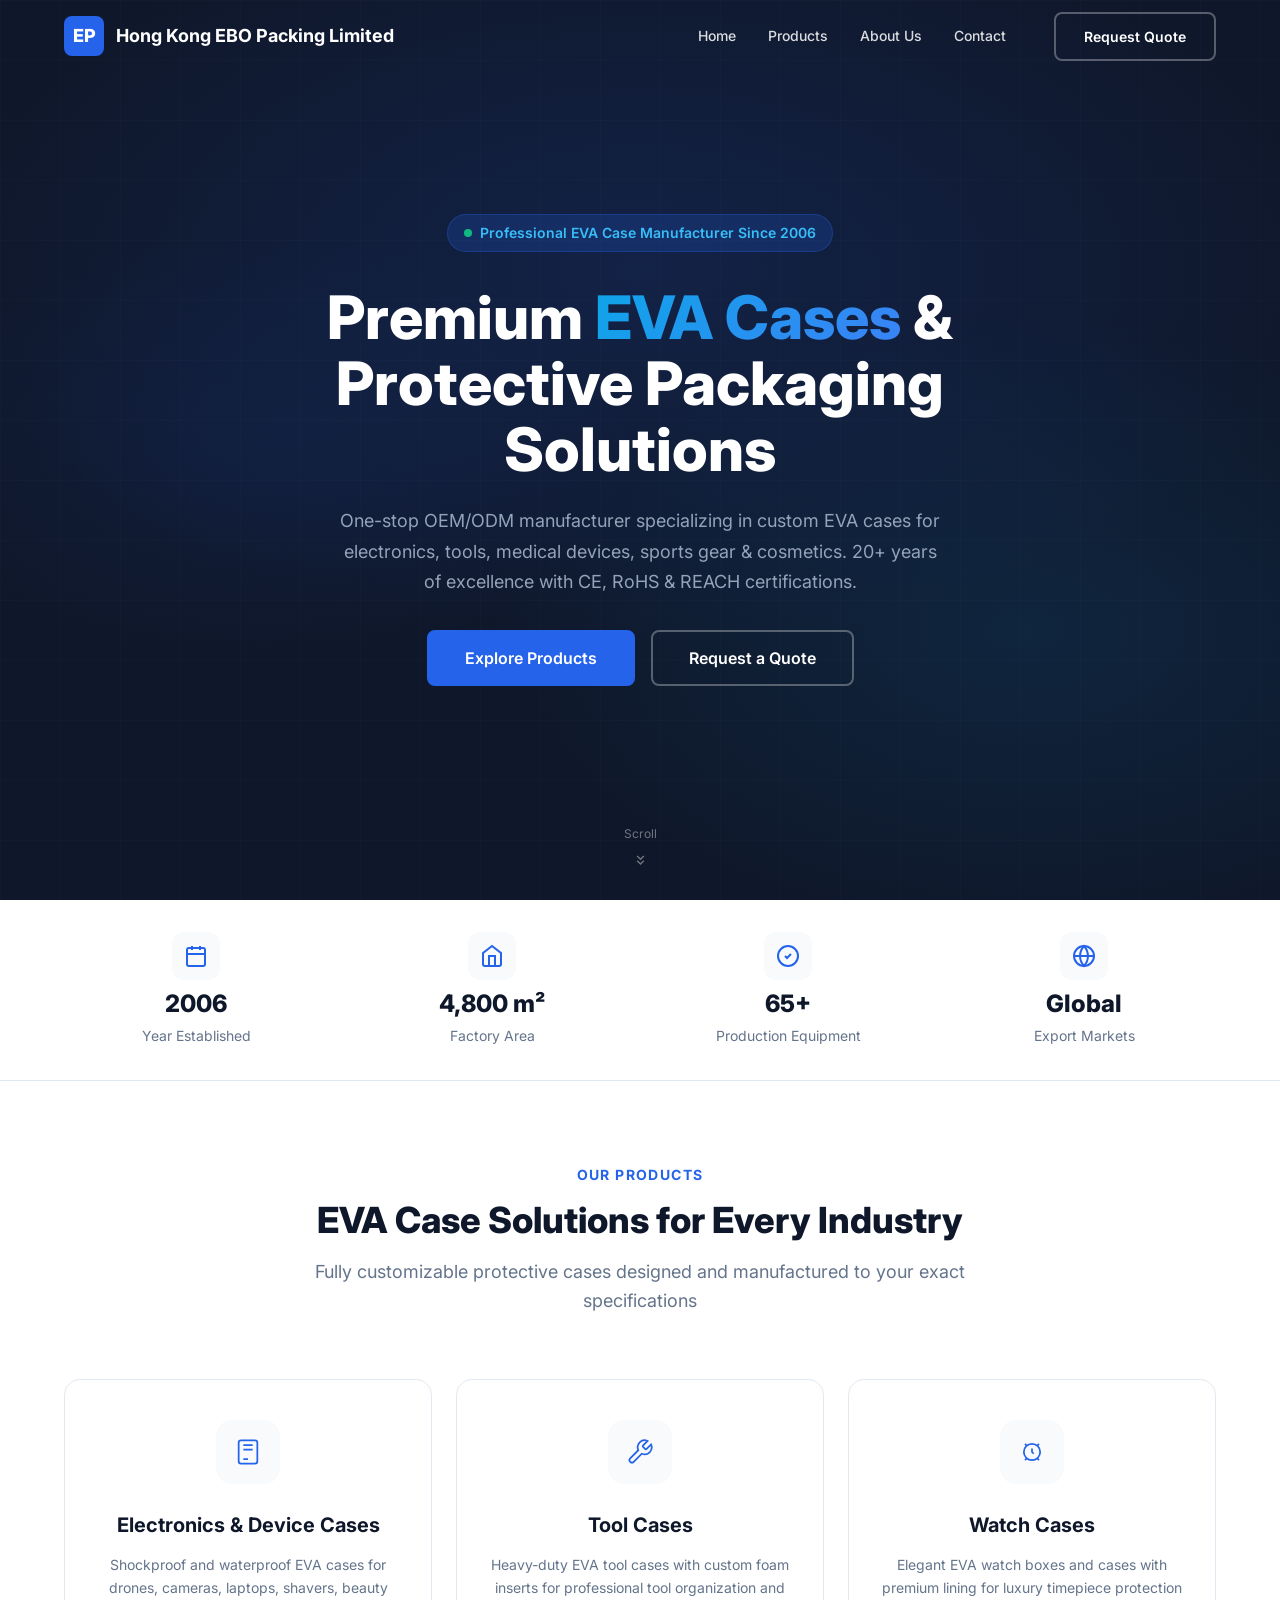
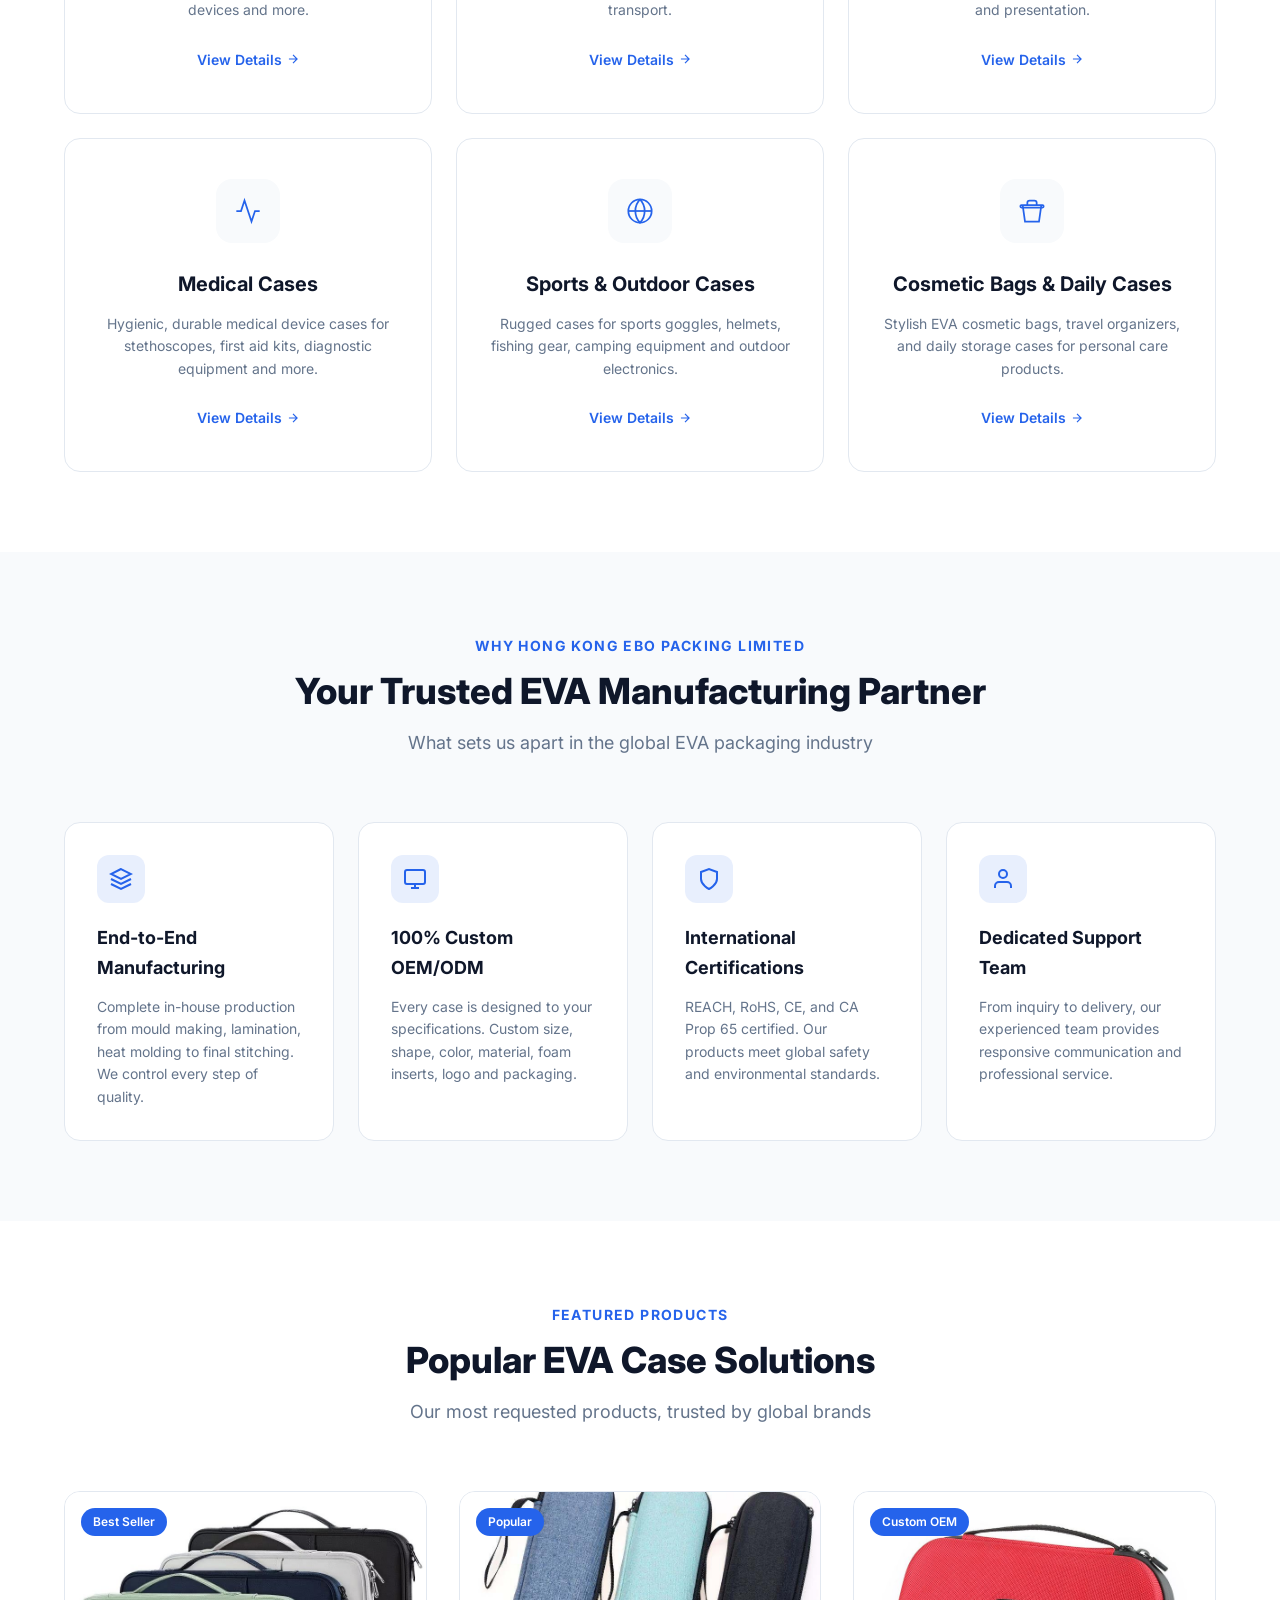
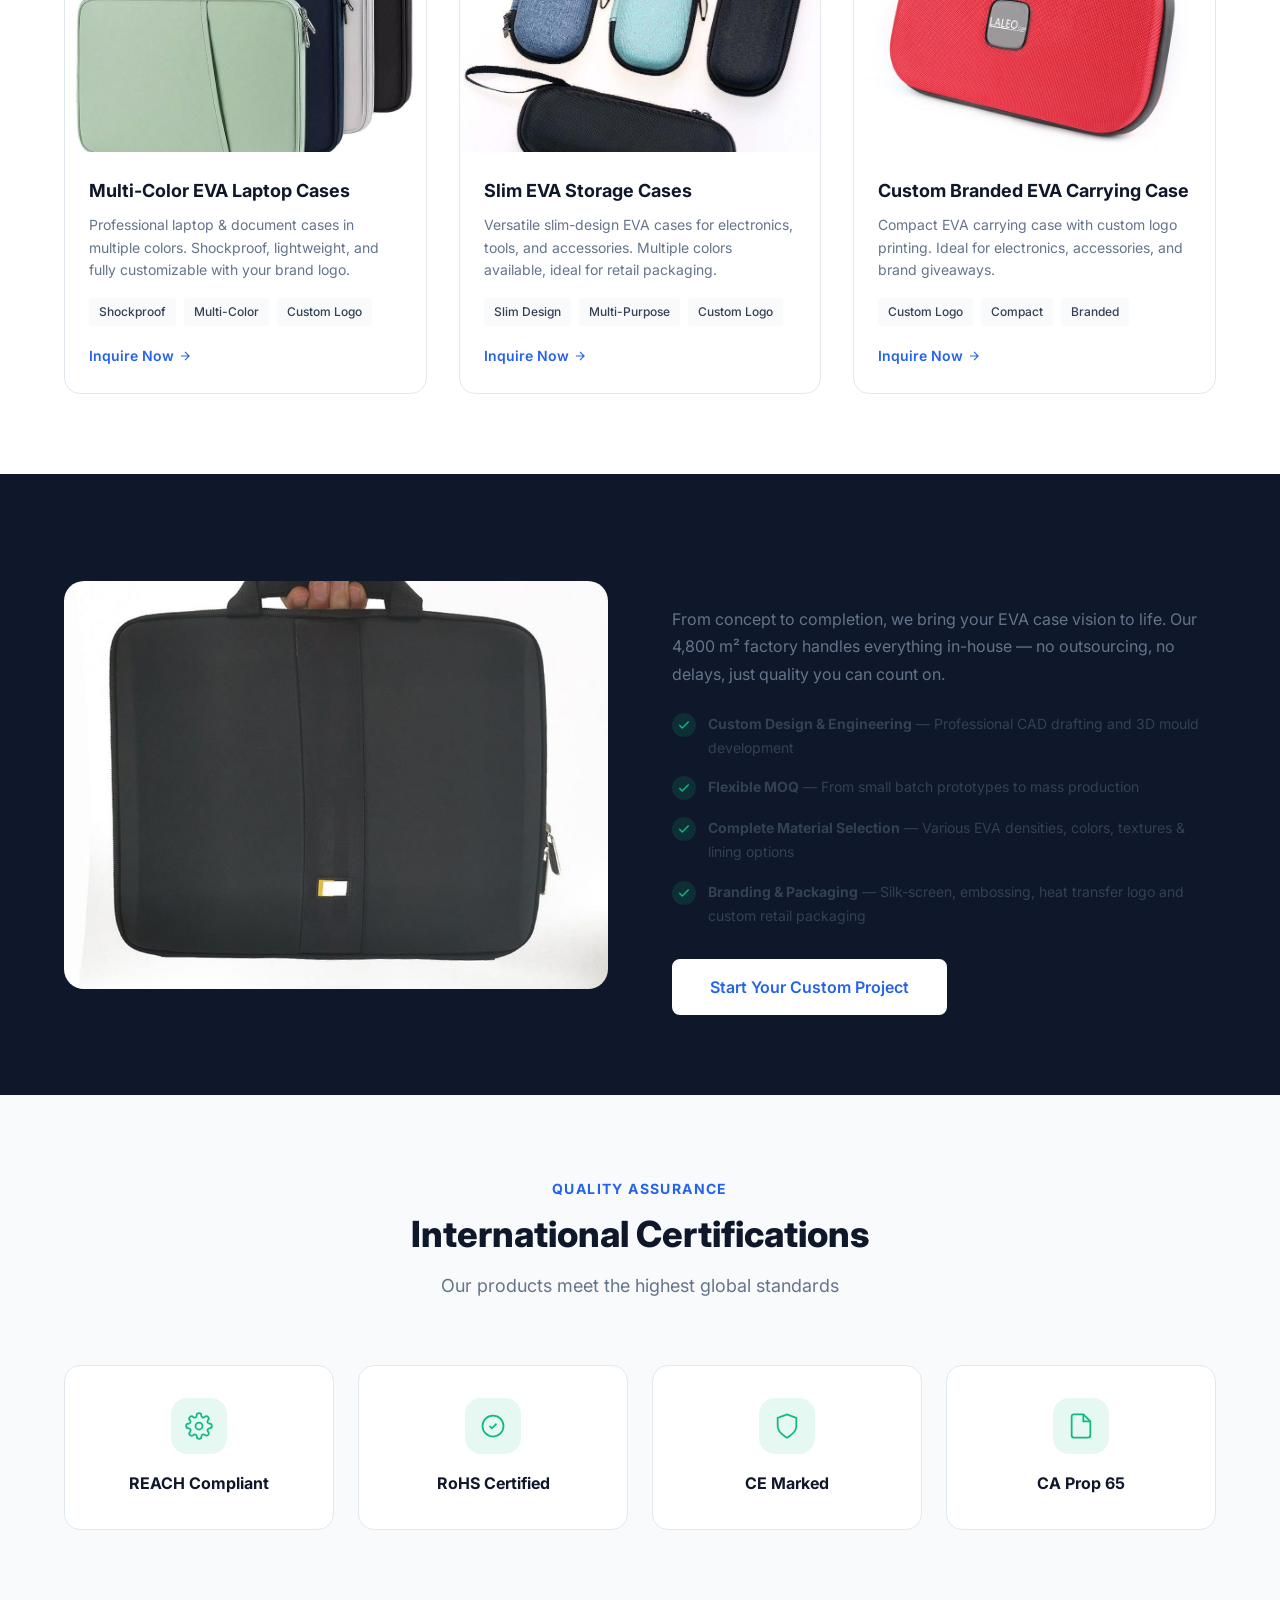
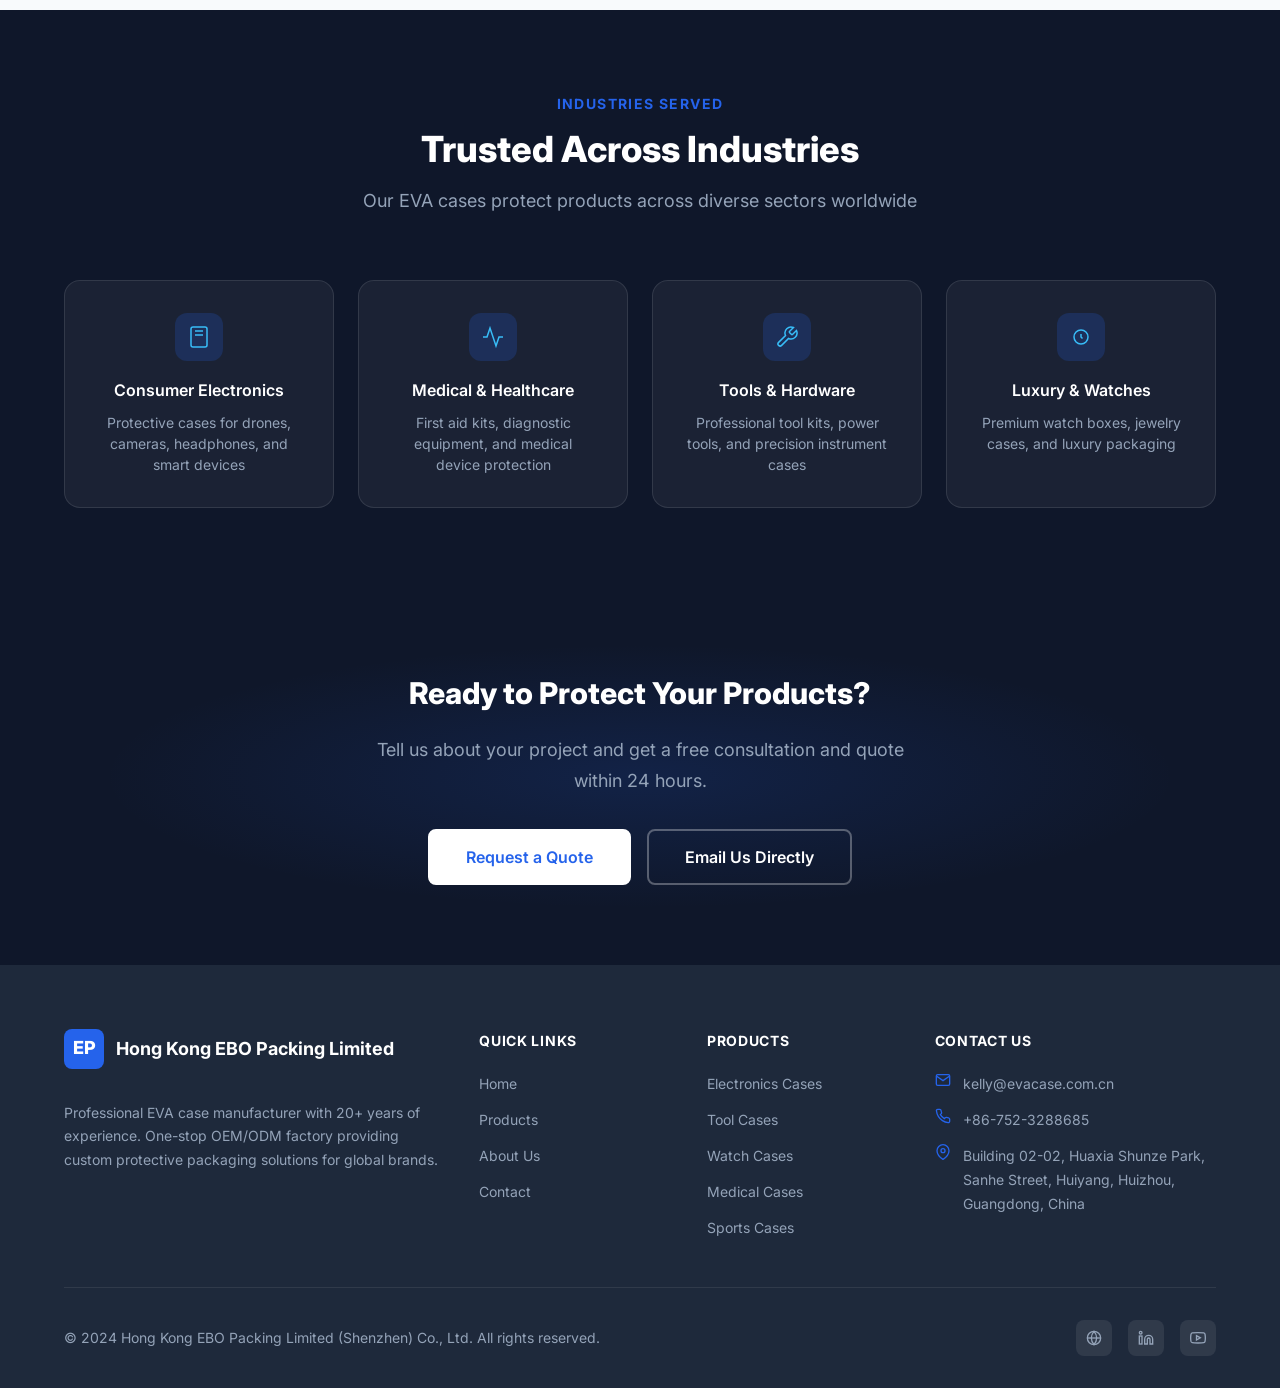
<file: index.html>
<!DOCTYPE html>
<html lang="en">
<head>
  <meta charset="UTF-8">
  <meta name="viewport" content="width=device-width, initial-scale=1.0">
  <meta name="description" content="Hong Kong EBO Packing Limited - Professional EVA Case Manufacturer with 20+ years experience. Custom OEM/ODM EVA cases for electronics, tools, medical, sports, and cosmetics. CE, RoHS, REACH certified factory in China.">
  <meta name="keywords" content="EVA case, EVA case manufacturer, custom EVA case, EVA foam case, hard EVA case, OEM EVA case, EVA packaging, protective case, China EVA factory">
  <meta property="og:title" content="Hong Kong EBO Packing Limited - Professional EVA Case Manufacturer | OEM/ODM Factory">
  <meta property="og:description" content="20+ years EVA case manufacturing experience. Custom OEM/ODM solutions for electronics, tools, medical, sports & cosmetics. Global export.">
  <meta property="og:type" content="website">
  <link rel="canonical" href="https://www.evapack.hk/">
  <link rel="preconnect" href="https://fonts.googleapis.com">
  <link rel="preconnect" href="https://fonts.gstatic.com" crossorigin>
  <link href="https://fonts.googleapis.com/css2?family=Inter:wght@400;500;600;700;800;900&display=swap" rel="stylesheet">
  <link rel="stylesheet" href="assets/css/style.css">
  <title>Hong Kong EBO Packing Limited - Professional EVA Case Manufacturer | Custom OEM/ODM Factory</title>
  <script type="application/ld+json">
  {
    "@context": "https://schema.org",
    "@type": "Organization",
    "name": "Hong Kong EBO Packing Limited (Shenzhen) Co., Ltd.",
    "alternateName": "Hong Kong EBO Packing Limited",
    "url": "https://www.evapack.hk",
    "description": "Professional EVA case manufacturer with 20+ years experience. OEM/ODM custom EVA cases, foam inserts and protective packaging.",
    "foundingDate": "2006",
    "address": {
      "@type": "PostalAddress",
      "streetAddress": "Building 02-02, Huaxia Shunze Electronic Information Technology Park, Sanhe Street",
      "addressLocality": "Huiyang District, Huizhou City",
      "addressRegion": "Guangdong",
      "postalCode": "516221",
      "addressCountry": "CN"
    },
    "contactPoint": {
      "@type": "ContactPoint",
      "telephone": "+86-752-3288685",
      "email": "kelly@evacase.com.cn",
      "contactType": "sales"
    }
  }
  </script>
</head>
<body>
  <!-- Header -->
  <header class="header" id="header">
    <div class="header-inner">
      <a href="index.html" class="logo">
        <div class="logo-icon">EP</div>
        <span class="logo-text">Hong Kong EBO Packing Limited</span>
      </a>
      <nav class="nav" id="nav">
        <a href="index.html" class="nav-link">Home</a>
        <a href="products.html" class="nav-link">Products</a>
        <a href="about.html" class="nav-link">About Us</a>
        <a href="contact.html" class="nav-link">Contact</a>
        <a href="contact.html" class="btn btn-outline-light nav-cta">Request Quote</a>
      </nav>
      <button class="menu-toggle" id="menuToggle" aria-label="Menu">
        <span></span><span></span><span></span>
      </button>
    </div>
  </header>

  <!-- Mobile Navigation -->
  <div class="mobile-overlay" id="mobileOverlay"></div>
  <div class="mobile-nav" id="mobileNav">
    <a href="index.html" class="nav-link">Home</a>
    <a href="products.html" class="nav-link">Products</a>
    <a href="about.html" class="nav-link">About Us</a>
    <a href="contact.html" class="nav-link">Contact</a>
    <a href="contact.html" class="btn btn-primary">Request Quote</a>
  </div>

  <!-- Hero Section -->
  <section class="hero">
    <div class="hero-bg"></div>
    <div class="hero-pattern"></div>
    <div class="hero-content">
      <div class="hero-badge reveal">
        <span class="hero-badge-dot"></span>
        Professional EVA Case Manufacturer Since 2006
      </div>
      <h1 class="hero-title reveal">
        Premium <span>EVA Cases</span> & Protective Packaging Solutions
      </h1>
      <p class="hero-desc reveal">
        One-stop OEM/ODM manufacturer specializing in custom EVA cases for electronics, tools, medical devices, sports gear & cosmetics. 20+ years of excellence with CE, RoHS & REACH certifications.
      </p>
      <div class="hero-ctas reveal">
        <a href="products.html" class="btn btn-primary btn-lg">Explore Products</a>
        <a href="contact.html" class="btn btn-outline-light btn-lg">Request a Quote</a>
      </div>
    </div>
    <div class="hero-scroll">
      <span>Scroll</span>
      <svg width="16" height="16" viewBox="0 0 24 24" fill="none" stroke="currentColor" stroke-width="2"><path d="M7 13l5 5 5-5M7 6l5 5 5-5"/></svg>
    </div>
  </section>

  <!-- Trust Bar -->
  <section class="trust-bar">
    <div class="container">
      <div class="trust-grid stagger">
        <div class="trust-item">
          <div class="trust-icon">
            <svg width="24" height="24" viewBox="0 0 24 24" fill="none" stroke="currentColor" stroke-width="2"><rect x="3" y="4" width="18" height="18" rx="2"/><line x1="16" y1="2" x2="16" y2="6"/><line x1="8" y1="2" x2="8" y2="6"/><line x1="3" y1="10" x2="21" y2="10"/></svg>
          </div>
          <div class="trust-value">2006</div>
          <div class="trust-label">Year Established</div>
        </div>
        <div class="trust-item">
          <div class="trust-icon">
            <svg width="24" height="24" viewBox="0 0 24 24" fill="none" stroke="currentColor" stroke-width="2"><path d="M3 9l9-7 9 7v11a2 2 0 01-2 2H5a2 2 0 01-2-2z"/><polyline points="9 22 9 12 15 12 15 22"/></svg>
          </div>
          <div class="trust-value">4,800 m²</div>
          <div class="trust-label">Factory Area</div>
        </div>
        <div class="trust-item">
          <div class="trust-icon">
            <svg width="24" height="24" viewBox="0 0 24 24" fill="none" stroke="currentColor" stroke-width="2"><circle cx="12" cy="12" r="10"/><path d="M9 12l2 2 4-4"/></svg>
          </div>
          <div class="trust-value">65+</div>
          <div class="trust-label">Production Equipment</div>
        </div>
        <div class="trust-item">
          <div class="trust-icon">
            <svg width="24" height="24" viewBox="0 0 24 24" fill="none" stroke="currentColor" stroke-width="2"><circle cx="12" cy="12" r="10"/><line x1="2" y1="12" x2="22" y2="12"/><path d="M12 2a15.3 15.3 0 014 10 15.3 15.3 0 01-4 10 15.3 15.3 0 01-4-10 15.3 15.3 0 014-10z"/></svg>
          </div>
          <div class="trust-value">Global</div>
          <div class="trust-label">Export Markets</div>
        </div>
      </div>
    </div>
  </section>

  <!-- Product Categories -->
  <section class="section">
    <div class="container">
      <div class="section-header reveal">
        <span class="section-label">Our Products</span>
        <h2 class="section-title">EVA Case Solutions for Every Industry</h2>
        <p class="section-subtitle">Fully customizable protective cases designed and manufactured to your exact specifications</p>
      </div>
      <div class="categories-grid stagger">
        <!-- Electronics -->
        <a href="products.html#electronics" class="category-card">
          <div class="category-icon">
            <svg width="28" height="28" viewBox="0 0 24 24" fill="none" stroke="currentColor" stroke-width="1.5"><rect x="4" y="2" width="16" height="20" rx="2"/><line x1="8" y1="6" x2="16" y2="6"/><line x1="8" y1="10" x2="16" y2="10"/><line x1="8" y1="18" x2="12" y2="18"/></svg>
          </div>
          <h3 class="category-name">Electronics & Device Cases</h3>
          <p class="category-desc">Shockproof and waterproof EVA cases for drones, cameras, laptops, shavers, beauty devices and more.</p>
          <span class="category-link">View Details <svg width="14" height="14" viewBox="0 0 24 24" fill="none" stroke="currentColor" stroke-width="2"><path d="M5 12h14M12 5l7 7-7 7"/></svg></span>
        </a>
        <!-- Tool Cases -->
        <a href="products.html#tools" class="category-card">
          <div class="category-icon">
            <svg width="28" height="28" viewBox="0 0 24 24" fill="none" stroke="currentColor" stroke-width="1.5"><path d="M14.7 6.3a1 1 0 000 1.4l1.6 1.6a1 1 0 001.4 0l3.77-3.77a6 6 0 01-7.94 7.94l-6.91 6.91a2.12 2.12 0 01-3-3l6.91-6.91a6 6 0 017.94-7.94l-3.76 3.76z"/></svg>
          </div>
          <h3 class="category-name">Tool Cases</h3>
          <p class="category-desc">Heavy-duty EVA tool cases with custom foam inserts for professional tool organization and transport.</p>
          <span class="category-link">View Details <svg width="14" height="14" viewBox="0 0 24 24" fill="none" stroke="currentColor" stroke-width="2"><path d="M5 12h14M12 5l7 7-7 7"/></svg></span>
        </a>
        <!-- Watch Cases -->
        <a href="products.html#watches" class="category-card">
          <div class="category-icon">
            <svg width="28" height="28" viewBox="0 0 24 24" fill="none" stroke="currentColor" stroke-width="1.5"><circle cx="12" cy="12" r="7"/><polyline points="12 9 12 12 13.5 13.5"/><path d="M16.5 6.5l1.5-1.5M7.5 6.5L6 5M16.5 17.5l1.5 1.5M7.5 17.5L6 19"/></svg>
          </div>
          <h3 class="category-name">Watch Cases</h3>
          <p class="category-desc">Elegant EVA watch boxes and cases with premium lining for luxury timepiece protection and presentation.</p>
          <span class="category-link">View Details <svg width="14" height="14" viewBox="0 0 24 24" fill="none" stroke="currentColor" stroke-width="2"><path d="M5 12h14M12 5l7 7-7 7"/></svg></span>
        </a>
        <!-- Medical Cases -->
        <a href="products.html#medical" class="category-card">
          <div class="category-icon">
            <svg width="28" height="28" viewBox="0 0 24 24" fill="none" stroke="currentColor" stroke-width="1.5"><path d="M22 12h-4l-3 9L9 3l-3 9H2"/></svg>
          </div>
          <h3 class="category-name">Medical Cases</h3>
          <p class="category-desc">Hygienic, durable medical device cases for stethoscopes, first aid kits, diagnostic equipment and more.</p>
          <span class="category-link">View Details <svg width="14" height="14" viewBox="0 0 24 24" fill="none" stroke="currentColor" stroke-width="2"><path d="M5 12h14M12 5l7 7-7 7"/></svg></span>
        </a>
        <!-- Sports Cases -->
        <a href="products.html#sports" class="category-card">
          <div class="category-icon">
            <svg width="28" height="28" viewBox="0 0 24 24" fill="none" stroke="currentColor" stroke-width="1.5"><circle cx="12" cy="12" r="10"/><path d="M12 2a14.5 14.5 0 000 20 14.5 14.5 0 000-20"/><path d="M2 12h20"/></svg>
          </div>
          <h3 class="category-name">Sports & Outdoor Cases</h3>
          <p class="category-desc">Rugged cases for sports goggles, helmets, fishing gear, camping equipment and outdoor electronics.</p>
          <span class="category-link">View Details <svg width="14" height="14" viewBox="0 0 24 24" fill="none" stroke="currentColor" stroke-width="2"><path d="M5 12h14M12 5l7 7-7 7"/></svg></span>
        </a>
        <!-- Cosmetic Bags -->
        <a href="products.html#cosmetic" class="category-card">
          <div class="category-icon">
            <svg width="28" height="28" viewBox="0 0 24 24" fill="none" stroke="currentColor" stroke-width="1.5"><path d="M20 7l-2 14H6L4 7"/><path d="M8 7V5a2 2 0 012-2h4a2 2 0 012 2v2"/><rect x="2" y="7" width="20" height="2" rx="1"/></svg>
          </div>
          <h3 class="category-name">Cosmetic Bags & Daily Cases</h3>
          <p class="category-desc">Stylish EVA cosmetic bags, travel organizers, and daily storage cases for personal care products.</p>
          <span class="category-link">View Details <svg width="14" height="14" viewBox="0 0 24 24" fill="none" stroke="currentColor" stroke-width="2"><path d="M5 12h14M12 5l7 7-7 7"/></svg></span>
        </a>
      </div>
    </div>
  </section>

  <!-- Why Choose Us -->
  <section class="section section-alt">
    <div class="container">
      <div class="section-header reveal">
        <span class="section-label">Why Hong Kong EBO Packing Limited</span>
        <h2 class="section-title">Your Trusted EVA Manufacturing Partner</h2>
        <p class="section-subtitle">What sets us apart in the global EVA packaging industry</p>
      </div>
      <div class="features-grid stagger">
        <div class="feature-card">
          <div class="feature-icon">
            <svg width="24" height="24" viewBox="0 0 24 24" fill="none" stroke="currentColor" stroke-width="2"><path d="M12 2L2 7l10 5 10-5-10-5z"/><path d="M2 17l10 5 10-5"/><path d="M2 12l10 5 10-5"/></svg>
          </div>
          <h3 class="feature-title">End-to-End Manufacturing</h3>
          <p class="feature-desc">Complete in-house production from mould making, lamination, heat molding to final stitching. We control every step of quality.</p>
        </div>
        <div class="feature-card">
          <div class="feature-icon">
            <svg width="24" height="24" viewBox="0 0 24 24" fill="none" stroke="currentColor" stroke-width="2"><rect x="2" y="3" width="20" height="14" rx="2"/><line x1="8" y1="21" x2="16" y2="21"/><line x1="12" y1="17" x2="12" y2="21"/></svg>
          </div>
          <h3 class="feature-title">100% Custom OEM/ODM</h3>
          <p class="feature-desc">Every case is designed to your specifications. Custom size, shape, color, material, foam inserts, logo and packaging.</p>
        </div>
        <div class="feature-card">
          <div class="feature-icon">
            <svg width="24" height="24" viewBox="0 0 24 24" fill="none" stroke="currentColor" stroke-width="2"><path d="M12 22s8-4 8-10V5l-8-3-8 3v7c0 6 8 10 8 10z"/></svg>
          </div>
          <h3 class="feature-title">International Certifications</h3>
          <p class="feature-desc">REACH, RoHS, CE, and CA Prop 65 certified. Our products meet global safety and environmental standards.</p>
        </div>
        <div class="feature-card">
          <div class="feature-icon">
            <svg width="24" height="24" viewBox="0 0 24 24" fill="none" stroke="currentColor" stroke-width="2"><path d="M20 21v-2a4 4 0 00-4-4H8a4 4 0 00-4 4v2"/><circle cx="12" cy="7" r="4"/></svg>
          </div>
          <h3 class="feature-title">Dedicated Support Team</h3>
          <p class="feature-desc">From inquiry to delivery, our experienced team provides responsive communication and professional service.</p>
        </div>
      </div>
    </div>
  </section>

  <!-- Featured Products -->
  <section class="section">
    <div class="container">
      <div class="section-header reveal">
        <span class="section-label">Featured Products</span>
        <h2 class="section-title">Popular EVA Case Solutions</h2>
        <p class="section-subtitle">Our most requested products, trusted by global brands</p>
      </div>
      <div class="products-grid stagger">
        <div class="product-card">
          <div class="product-image">
            <div class="product-badge">Best Seller</div>
            <img src="assets/images/product-3.jpg" alt="Multi-Color EVA Laptop & Document Cases" loading="lazy" decoding="async" width="790" height="790">
          </div>
          <div class="product-body">
            <h3 class="product-name">Multi-Color EVA Laptop Cases</h3>
            <p class="product-desc">Professional laptop & document cases in multiple colors. Shockproof, lightweight, and fully customizable with your brand logo.</p>
            <div class="product-tags">
              <span class="product-tag">Shockproof</span>
              <span class="product-tag">Multi-Color</span>
              <span class="product-tag">Custom Logo</span>
            </div>
            <a href="contact.html" class="product-link">Inquire Now <svg width="14" height="14" viewBox="0 0 24 24" fill="none" stroke="currentColor" stroke-width="2"><path d="M5 12h14M12 5l7 7-7 7"/></svg></a>
          </div>
        </div>

        <div class="product-card">
          <div class="product-image">
            <div class="product-badge">Popular</div>
            <img src="assets/images/product-5.jpg" alt="Multi-Color Slim EVA Storage Cases" loading="lazy" decoding="async" width="800" height="800">
          </div>
          <div class="product-body">
            <h3 class="product-name">Slim EVA Storage Cases</h3>
            <p class="product-desc">Versatile slim-design EVA cases for electronics, tools, and accessories. Multiple colors available, ideal for retail packaging.</p>
            <div class="product-tags">
              <span class="product-tag">Slim Design</span>
              <span class="product-tag">Multi-Purpose</span>
              <span class="product-tag">Custom Logo</span>
            </div>
            <a href="contact.html" class="product-link">Inquire Now <svg width="14" height="14" viewBox="0 0 24 24" fill="none" stroke="currentColor" stroke-width="2"><path d="M5 12h14M12 5l7 7-7 7"/></svg></a>
          </div>
        </div>

        <div class="product-card">
          <div class="product-image">
            <div class="product-badge">Custom OEM</div>
            <img src="assets/images/product-1.jpg" alt="Red EVA Custom Logo Carrying Case" loading="lazy" decoding="async" width="800" height="800">
          </div>
          <div class="product-body">
            <h3 class="product-name">Custom Branded EVA Carrying Case</h3>
            <p class="product-desc">Compact EVA carrying case with custom logo printing. Ideal for electronics, accessories, and brand giveaways.</p>
            <div class="product-tags">
              <span class="product-tag">Custom Logo</span>
              <span class="product-tag">Compact</span>
              <span class="product-tag">Branded</span>
            </div>
            <a href="contact.html" class="product-link">Inquire Now <svg width="14" height="14" viewBox="0 0 24 24" fill="none" stroke="currentColor" stroke-width="2"><path d="M5 12h14M12 5l7 7-7 7"/></svg></a>
          </div>
        </div>
      </div>
    </div>
  </section>

  <!-- OEM Section -->
  <section class="section section-dark">
    <div class="container">
      <div class="oem-section">
        <div class="oem-image reveal">
          <img src="assets/images/product-6.jpg" alt="Large Black EVA Tool Case with Handle" loading="lazy" decoding="async" width="800" height="800" style="width:100%;height:100%;object-fit:cover">
        </div>
        <div class="oem-content reveal">
          <h2>Full Custom OEM & ODM Service</h2>
          <p>From concept to completion, we bring your EVA case vision to life. Our 4,800 m² factory handles everything in-house — no outsourcing, no delays, just quality you can count on.</p>
          <ul class="oem-checklist">
            <li>
              <span class="oem-check-icon"><svg width="14" height="14" viewBox="0 0 24 24" fill="none" stroke="currentColor" stroke-width="2.5"><polyline points="20 6 9 17 4 12"/></svg></span>
              <span><strong>Custom Design & Engineering</strong> — Professional CAD drafting and 3D mould development</span>
            </li>
            <li>
              <span class="oem-check-icon"><svg width="14" height="14" viewBox="0 0 24 24" fill="none" stroke="currentColor" stroke-width="2.5"><polyline points="20 6 9 17 4 12"/></svg></span>
              <span><strong>Flexible MOQ</strong> — From small batch prototypes to mass production</span>
            </li>
            <li>
              <span class="oem-check-icon"><svg width="14" height="14" viewBox="0 0 24 24" fill="none" stroke="currentColor" stroke-width="2.5"><polyline points="20 6 9 17 4 12"/></svg></span>
              <span><strong>Complete Material Selection</strong> — Various EVA densities, colors, textures & lining options</span>
            </li>
            <li>
              <span class="oem-check-icon"><svg width="14" height="14" viewBox="0 0 24 24" fill="none" stroke="currentColor" stroke-width="2.5"><polyline points="20 6 9 17 4 12"/></svg></span>
              <span><strong>Branding & Packaging</strong> — Silk-screen, embossing, heat transfer logo and custom retail packaging</span>
            </li>
          </ul>
          <a href="contact.html" class="btn btn-white btn-lg">Start Your Custom Project</a>
        </div>
      </div>
    </div>
  </section>

  <!-- Certifications -->
  <section class="section section-alt">
    <div class="container">
      <div class="section-header reveal">
        <span class="section-label">Quality Assurance</span>
        <h2 class="section-title">International Certifications</h2>
        <p class="section-subtitle">Our products meet the highest global standards</p>
      </div>
      <div class="certs-grid stagger">
        <div class="cert-card">
          <div class="cert-icon">
            <svg width="28" height="28" viewBox="0 0 24 24" fill="none" stroke="currentColor" stroke-width="1.5"><path d="M12 15a3 3 0 100-6 3 3 0 000 6z"/><path d="M19.4 15a1.65 1.65 0 00.33 1.82l.06.06a2 2 0 010 2.83 2 2 0 01-2.83 0l-.06-.06a1.65 1.65 0 00-1.82-.33 1.65 1.65 0 00-1 1.51V21a2 2 0 01-4 0v-.09A1.65 1.65 0 009 19.4a1.65 1.65 0 00-1.82.33l-.06.06a2 2 0 01-2.83-2.83l.06-.06A1.65 1.65 0 004.68 15a1.65 1.65 0 00-1.51-1H3a2 2 0 010-4h.09A1.65 1.65 0 004.6 9a1.65 1.65 0 00-.33-1.82l-.06-.06a2 2 0 012.83-2.83l.06.06A1.65 1.65 0 009 4.68a1.65 1.65 0 001-1.51V3a2 2 0 014 0v.09a1.65 1.65 0 001 1.51 1.65 1.65 0 001.82-.33l.06-.06a2 2 0 012.83 2.83l-.06.06A1.65 1.65 0 0019.4 9a1.65 1.65 0 001.51 1H21a2 2 0 010 4h-.09a1.65 1.65 0 00-1.51 1z"/></svg>
          </div>
          <h3 class="cert-name">REACH Compliant</h3>
        </div>
        <div class="cert-card">
          <div class="cert-icon">
            <svg width="28" height="28" viewBox="0 0 24 24" fill="none" stroke="currentColor" stroke-width="1.5"><path d="M9 12l2 2 4-4m6 2a9 9 0 11-18 0 9 9 0 0118 0z"/></svg>
          </div>
          <h3 class="cert-name">RoHS Certified</h3>
        </div>
        <div class="cert-card">
          <div class="cert-icon">
            <svg width="28" height="28" viewBox="0 0 24 24" fill="none" stroke="currentColor" stroke-width="1.5"><path d="M12 22s8-4 8-10V5l-8-3-8 3v7c0 6 8 10 8 10z"/></svg>
          </div>
          <h3 class="cert-name">CE Marked</h3>
        </div>
        <div class="cert-card">
          <div class="cert-icon">
            <svg width="28" height="28" viewBox="0 0 24 24" fill="none" stroke="currentColor" stroke-width="1.5"><path d="M14 2H6a2 2 0 00-2 2v16a2 2 0 002 2h12a2 2 0 002-2V8z"/><polyline points="14 2 14 8 20 8"/></svg>
          </div>
          <h3 class="cert-name">CA Prop 65</h3>
        </div>
      </div>
    </div>
  </section>

  <!-- Industries Served -->
  <section class="section section-dark">
    <div class="container">
      <div class="section-header reveal">
        <span class="section-label">Industries Served</span>
        <h2 class="section-title">Trusted Across Industries</h2>
        <p class="section-subtitle">Our EVA cases protect products across diverse sectors worldwide</p>
      </div>
      <div class="industries-grid stagger">
        <div class="industry-card">
          <div class="industry-icon">
            <svg width="24" height="24" viewBox="0 0 24 24" fill="none" stroke="currentColor" stroke-width="1.5"><rect x="4" y="2" width="16" height="20" rx="2"/><line x1="8" y1="6" x2="16" y2="6"/><line x1="8" y1="10" x2="16" y2="10"/></svg>
          </div>
          <h3 class="industry-name">Consumer Electronics</h3>
          <p class="industry-desc">Protective cases for drones, cameras, headphones, and smart devices</p>
        </div>
        <div class="industry-card">
          <div class="industry-icon">
            <svg width="24" height="24" viewBox="0 0 24 24" fill="none" stroke="currentColor" stroke-width="1.5"><path d="M22 12h-4l-3 9L9 3l-3 9H2"/></svg>
          </div>
          <h3 class="industry-name">Medical & Healthcare</h3>
          <p class="industry-desc">First aid kits, diagnostic equipment, and medical device protection</p>
        </div>
        <div class="industry-card">
          <div class="industry-icon">
            <svg width="24" height="24" viewBox="0 0 24 24" fill="none" stroke="currentColor" stroke-width="1.5"><path d="M14.7 6.3a1 1 0 000 1.4l1.6 1.6a1 1 0 001.4 0l3.77-3.77a6 6 0 01-7.94 7.94l-6.91 6.91a2.12 2.12 0 01-3-3l6.91-6.91a6 6 0 017.94-7.94l-3.76 3.76z"/></svg>
          </div>
          <h3 class="industry-name">Tools & Hardware</h3>
          <p class="industry-desc">Professional tool kits, power tools, and precision instrument cases</p>
        </div>
        <div class="industry-card">
          <div class="industry-icon">
            <svg width="24" height="24" viewBox="0 0 24 24" fill="none" stroke="currentColor" stroke-width="1.5"><circle cx="12" cy="12" r="7"/><polyline points="12 9 12 12 13.5 13.5"/></svg>
          </div>
          <h3 class="industry-name">Luxury & Watches</h3>
          <p class="industry-desc">Premium watch boxes, jewelry cases, and luxury packaging</p>
        </div>
      </div>
    </div>
  </section>

  <!-- CTA Section -->
  <section class="cta-section">
    <div class="cta-bg"></div>
    <div class="cta-content reveal">
      <h2>Ready to Protect Your Products?</h2>
      <p>Tell us about your project and get a free consultation and quote within 24 hours.</p>
      <div class="cta-buttons">
        <a href="contact.html" class="btn btn-white btn-lg">Request a Quote</a>
        <a href="mailto:kelly@evacase.com.cn" class="btn btn-outline-light btn-lg">Email Us Directly</a>
      </div>
    </div>
  </section>

  <!-- Footer -->
  <footer class="footer">
    <div class="container">
      <div class="footer-grid">
        <div class="footer-brand">
          <a href="index.html" class="logo" style="margin-bottom:var(--space-4);display:inline-flex">
            <div class="logo-icon">EP</div>
            <span class="logo-text" style="color:var(--color-white)">Hong Kong EBO Packing Limited</span>
          </a>
          <p>Professional EVA case manufacturer with 20+ years of experience. One-stop OEM/ODM factory providing custom protective packaging solutions for global brands.</p>
        </div>
        <div>
          <h4 class="footer-heading">Quick Links</h4>
          <div class="footer-links">
            <a href="index.html">Home</a>
            <a href="products.html">Products</a>
            <a href="about.html">About Us</a>
            <a href="contact.html">Contact</a>
          </div>
        </div>
        <div>
          <h4 class="footer-heading">Products</h4>
          <div class="footer-links">
            <a href="products.html#electronics">Electronics Cases</a>
            <a href="products.html#tools">Tool Cases</a>
            <a href="products.html#watches">Watch Cases</a>
            <a href="products.html#medical">Medical Cases</a>
            <a href="products.html#sports">Sports Cases</a>
          </div>
        </div>
        <div>
          <h4 class="footer-heading">Contact Us</h4>
          <div class="footer-contact">
            <div class="footer-contact-item">
              <svg width="16" height="16" viewBox="0 0 24 24" fill="none" stroke="currentColor" stroke-width="2"><path d="M4 4h16c1.1 0 2 .9 2 2v12c0 1.1-.9 2-2 2H4c-1.1 0-2-.9-2-2V6c0-1.1.9-2 2-2z"/><polyline points="22,6 12,13 2,6"/></svg>
              <span>kelly@evacase.com.cn</span>
            </div>
            <div class="footer-contact-item">
              <svg width="16" height="16" viewBox="0 0 24 24" fill="none" stroke="currentColor" stroke-width="2"><path d="M22 16.92v3a2 2 0 01-2.18 2 19.79 19.79 0 01-8.63-3.07 19.5 19.5 0 01-6-6 19.79 19.79 0 01-3.07-8.67A2 2 0 014.11 2h3a2 2 0 012 1.72c.127.96.361 1.903.7 2.81a2 2 0 01-.45 2.11L8.09 9.91a16 16 0 006 6l1.27-1.27a2 2 0 012.11-.45c.907.339 1.85.573 2.81.7A2 2 0 0122 16.92z"/></svg>
              <span>+86-752-3288685</span>
            </div>
            <div class="footer-contact-item">
              <svg width="16" height="16" viewBox="0 0 24 24" fill="none" stroke="currentColor" stroke-width="2"><path d="M21 10c0 7-9 13-9 13s-9-6-9-13a9 9 0 0118 0z"/><circle cx="12" cy="10" r="3"/></svg>
              <span>Building 02-02, Huaxia Shunze Park, Sanhe Street, Huiyang, Huizhou, Guangdong, China</span>
            </div>
          </div>
        </div>
      </div>
      <div class="footer-bottom">
        <p>&copy; 2024 Hong Kong EBO Packing Limited (Shenzhen) Co., Ltd. All rights reserved.</p>
        <div class="footer-social">
          <a href="https://evapack.en.alibaba.com" target="_blank" rel="noopener" aria-label="Alibaba">
            <svg width="16" height="16" viewBox="0 0 24 24" fill="none" stroke="currentColor" stroke-width="2"><circle cx="12" cy="12" r="10"/><line x1="2" y1="12" x2="22" y2="12"/><path d="M12 2a15.3 15.3 0 014 10 15.3 15.3 0 01-4 10 15.3 15.3 0 01-4-10 15.3 15.3 0 014-10z"/></svg>
          </a>
          <a href="#" aria-label="LinkedIn">
            <svg width="16" height="16" viewBox="0 0 24 24" fill="none" stroke="currentColor" stroke-width="2"><path d="M16 8a6 6 0 016 6v7h-4v-7a2 2 0 00-2-2 2 2 0 00-2 2v7h-4v-7a6 6 0 016-6z"/><rect x="2" y="9" width="4" height="12"/><circle cx="4" cy="4" r="2"/></svg>
          </a>
          <a href="#" aria-label="YouTube">
            <svg width="16" height="16" viewBox="0 0 24 24" fill="none" stroke="currentColor" stroke-width="2"><path d="M22.54 6.42a2.78 2.78 0 00-1.94-2C18.88 4 12 4 12 4s-6.88 0-8.6.46a2.78 2.78 0 00-1.94 2A29.94 29.94 0 001 11.75a29.94 29.94 0 00.46 5.33A2.78 2.78 0 003.4 19c1.72.46 8.6.46 8.6.46s6.88 0 8.6-.46a2.78 2.78 0 001.94-2c.313-1.732.467-3.49.46-5.25a29.94 29.94 0 00-.46-5.33z"/><polygon points="9.75 15.02 15.5 11.75 9.75 8.48 9.75 15.02"/></svg>
          </a>
        </div>
      </div>
    </div>
  </footer>

  <button class="back-to-top" id="backToTop" aria-label="Back to top">
    <svg width="20" height="20" viewBox="0 0 24 24" fill="none" stroke="currentColor" stroke-width="2"><polyline points="18 15 12 9 6 15"/></svg>
  </button>

  <script src="assets/js/main.js"></script>
</body>
</html>
</file>
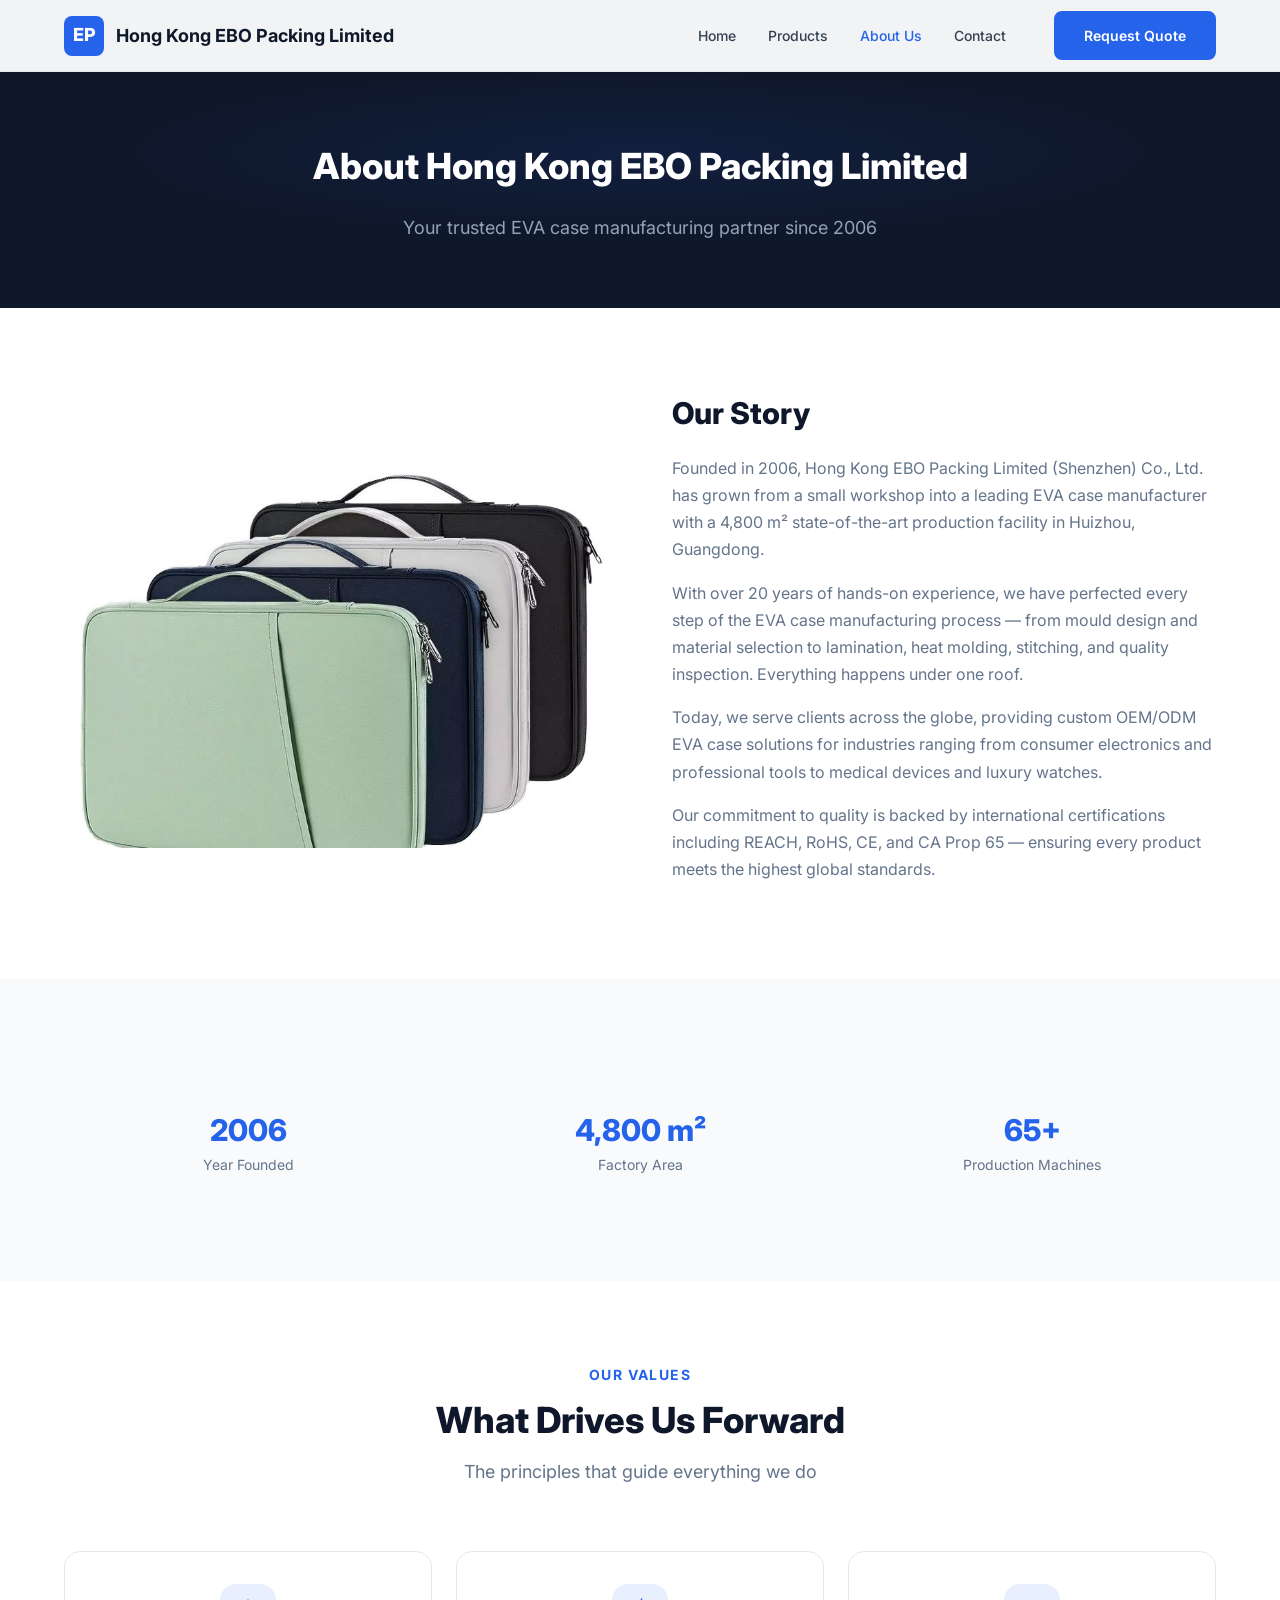
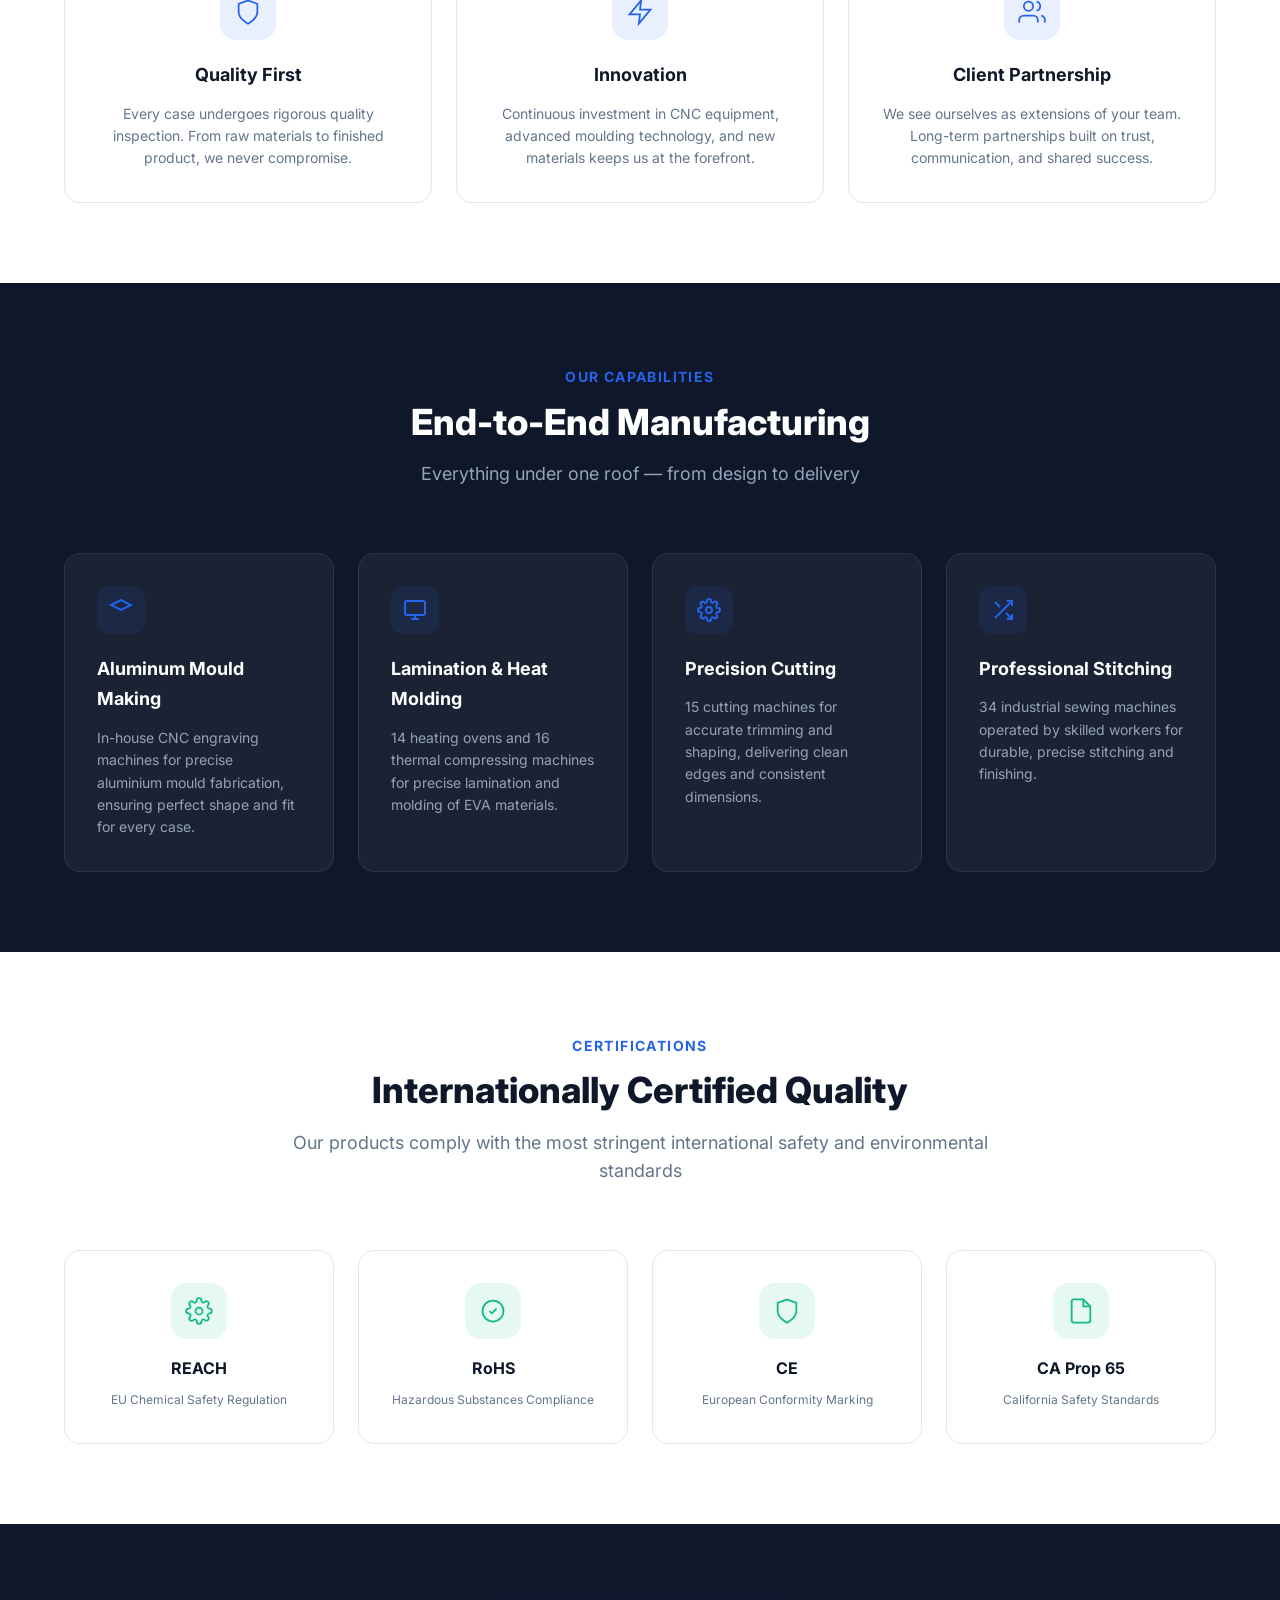
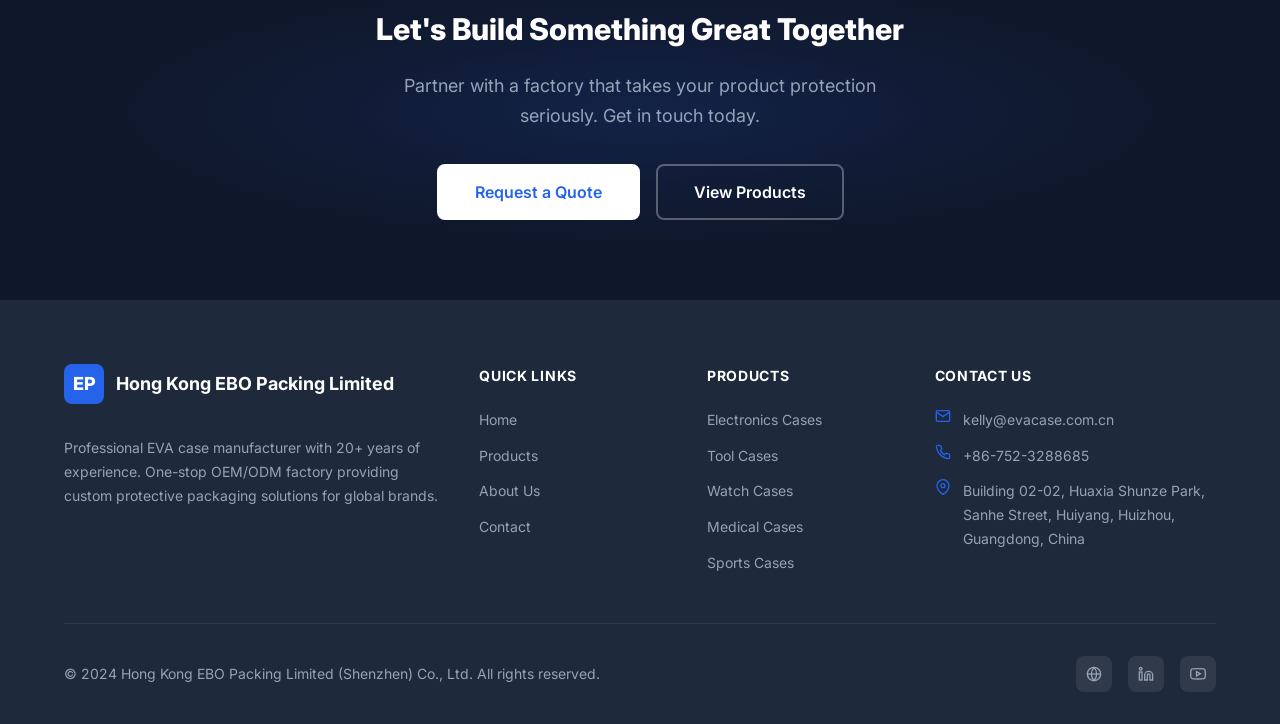
<file: about.html>
<!DOCTYPE html>
<html lang="en">
<head>
  <meta charset="UTF-8">
  <meta name="viewport" content="width=device-width, initial-scale=1.0">
  <meta name="description" content="Learn about Hong Kong EBO Packing Limited - 20+ years of EVA case manufacturing excellence. 4,800 m² factory in Huizhou, China. REACH, RoHS, CE certified. End-to-end OEM/ODM service.">
  <meta name="keywords" content="EVA case manufacturer, about Hong Kong EBO Packing Limited, EVA case factory China, OEM EVA case, EVA packaging company">
  <meta property="og:title" content="About Us - Hong Kong EBO Packing Limited | 20+ Years of EVA Manufacturing Excellence">
  <meta property="og:description" content="Founded in 2006, Hong Kong EBO Packing Limited is a professional EVA case manufacturer with a 4,800 m² factory in Huizhou, China. End-to-end OEM/ODM service.">
  <meta property="og:type" content="website">
  <link rel="canonical" href="https://www.evapack.hk/about.html">
  <link rel="preconnect" href="https://fonts.googleapis.com">
  <link rel="preconnect" href="https://fonts.gstatic.com" crossorigin>
  <link href="https://fonts.googleapis.com/css2?family=Inter:wght@400;500;600;700;800;900&display=swap" rel="stylesheet">
  <link rel="stylesheet" href="assets/css/style.css">
  <title>About Us - Hong Kong EBO Packing Limited | Professional EVA Case Manufacturer Since 2006</title>
  <script type="application/ld+json">
  {
    "@context": "https://schema.org",
    "@type": "AboutPage",
    "name": "About Hong Kong EBO Packing Limited",
    "description": "Professional EVA case manufacturer with 20+ years experience. 4,800 m² factory with 65+ production equipment.",
    "url": "https://www.evapack.hk/about.html",
    "about": {
      "@type": "Organization",
      "name": "Hong Kong EBO Packing Limited (Shenzhen) Co., Ltd.",
      "foundingDate": "2006",
      "description": "Professional EVA case manufacturer specializing in custom OEM/ODM protective cases."
    }
  }
  </script>
</head>
<body>
  <!-- Header -->
  <header class="header scrolled" id="header">
    <div class="header-inner">
      <a href="index.html" class="logo">
        <div class="logo-icon">EP</div>
        <span class="logo-text" style="color:var(--color-navy)">Hong Kong EBO Packing Limited</span>
      </a>
      <nav class="nav" id="nav">
        <a href="index.html" class="nav-link" style="color:var(--color-slate)">Home</a>
        <a href="products.html" class="nav-link" style="color:var(--color-slate)">Products</a>
        <a href="about.html" class="nav-link" style="color:var(--color-primary)">About Us</a>
        <a href="contact.html" class="nav-link" style="color:var(--color-slate)">Contact</a>
        <a href="contact.html" class="btn btn-primary nav-cta">Request Quote</a>
      </nav>
      <button class="menu-toggle" id="menuToggle" aria-label="Menu">
        <span style="background:var(--color-navy)"></span><span style="background:var(--color-navy)"></span><span style="background:var(--color-navy)"></span>
      </button>
    </div>
  </header>

  <div class="mobile-overlay" id="mobileOverlay"></div>
  <div class="mobile-nav" id="mobileNav">
    <a href="index.html" class="nav-link">Home</a>
    <a href="products.html" class="nav-link">Products</a>
    <a href="about.html" class="nav-link">About Us</a>
    <a href="contact.html" class="nav-link">Contact</a>
    <a href="contact.html" class="btn btn-primary">Request Quote</a>
  </div>

  <!-- Page Hero -->
  <section class="page-hero">
    <div class="page-hero-content">
      <h1 class="page-hero-title">About Hong Kong EBO Packing Limited</h1>
      <p class="page-hero-subtitle">Your trusted EVA case manufacturing partner since 2006</p>
    </div>
  </section>

  <!-- Our Story -->
  <section class="section">
    <div class="container">
      <div class="about-story">
        <div class="about-image">
          <img src="assets/images/product-3.jpg" alt="Hong Kong EBO Packing Limited Multi-Color Case Collection - Factory Product Showcase" loading="lazy" decoding="async" width="790" height="790" style="width:100%;height:100%;object-fit:cover">
        </div>
        <div class="about-content reveal">
          <h2>Our Story</h2>
          <p>Founded in 2006, Hong Kong EBO Packing Limited (Shenzhen) Co., Ltd. has grown from a small workshop into a leading EVA case manufacturer with a 4,800 m² state-of-the-art production facility in Huizhou, Guangdong.</p>
          <p>With over 20 years of hands-on experience, we have perfected every step of the EVA case manufacturing process — from mould design and material selection to lamination, heat molding, stitching, and quality inspection. Everything happens under one roof.</p>
          <p>Today, we serve clients across the globe, providing custom OEM/ODM EVA case solutions for industries ranging from consumer electronics and professional tools to medical devices and luxury watches.</p>
          <p>Our commitment to quality is backed by international certifications including REACH, RoHS, CE, and CA Prop 65 — ensuring every product meets the highest global standards.</p>
        </div>
      </div>
    </div>
  </section>

  <!-- Stats -->
  <section class="section section-alt">
    <div class="container">
      <div class="stats-grid stagger">
        <div class="stat-item">
          <div class="stat-number">2006</div>
          <div class="stat-label">Year Founded</div>
        </div>
        <div class="stat-item">
          <div class="stat-number">4,800 m²</div>
          <div class="stat-label">Factory Area</div>
        </div>
        <div class="stat-item">
          <div class="stat-number">65+</div>
          <div class="stat-label">Production Machines</div>
        </div>
      </div>
    </div>
  </section>

  <!-- Our Values -->
  <section class="section">
    <div class="container">
      <div class="section-header reveal">
        <span class="section-label">Our Values</span>
        <h2 class="section-title">What Drives Us Forward</h2>
        <p class="section-subtitle">The principles that guide everything we do</p>
      </div>
      <div class="values-grid stagger">
        <div class="value-card">
          <div class="value-icon">
            <svg width="28" height="28" viewBox="0 0 24 24" fill="none" stroke="currentColor" stroke-width="1.5"><path d="M12 22s8-4 8-10V5l-8-3-8 3v7c0 6 8 10 8 10z"/></svg>
          </div>
          <h3 class="value-title">Quality First</h3>
          <p class="value-desc">Every case undergoes rigorous quality inspection. From raw materials to finished product, we never compromise.</p>
        </div>
        <div class="value-card">
          <div class="value-icon">
            <svg width="28" height="28" viewBox="0 0 24 24" fill="none" stroke="currentColor" stroke-width="1.5"><path d="M13 2L3 14h9l-1 8 10-12h-9l1-8z"/></svg>
          </div>
          <h3 class="value-title">Innovation</h3>
          <p class="value-desc">Continuous investment in CNC equipment, advanced moulding technology, and new materials keeps us at the forefront.</p>
        </div>
        <div class="value-card">
          <div class="value-icon">
            <svg width="28" height="28" viewBox="0 0 24 24" fill="none" stroke="currentColor" stroke-width="1.5"><path d="M17 21v-2a4 4 0 00-4-4H5a4 4 0 00-4 4v2"/><circle cx="9" cy="7" r="4"/><path d="M23 21v-2a4 4 0 00-3-3.87"/><path d="M16 3.13a4 4 0 010 7.75"/></svg>
          </div>
          <h3 class="value-title">Client Partnership</h3>
          <p class="value-desc">We see ourselves as extensions of your team. Long-term partnerships built on trust, communication, and shared success.</p>
        </div>
      </div>
    </div>
  </section>

  <!-- Manufacturing Capabilities -->
  <section class="section section-dark">
    <div class="container">
      <div class="section-header reveal">
        <span class="section-label">Our Capabilities</span>
        <h2 class="section-title">End-to-End Manufacturing</h2>
        <p class="section-subtitle">Everything under one roof — from design to delivery</p>
      </div>
      <div class="features-grid stagger">
        <div class="feature-card" style="background:rgba(255,255,255,0.05);border-color:rgba(255,255,255,0.08)">
          <div class="feature-icon">
            <svg width="24" height="24" viewBox="0 0 24 24" fill="none" stroke="currentColor" stroke-width="2"><path d="M12 2L2 7l10 5 10-5-10-5z"/></svg>
          </div>
          <h3 class="feature-title" style="color:var(--color-white)">Aluminum Mould Making</h3>
          <p class="feature-desc" style="color:var(--color-gray-light)">In-house CNC engraving machines for precise aluminium mould fabrication, ensuring perfect shape and fit for every case.</p>
        </div>
        <div class="feature-card" style="background:rgba(255,255,255,0.05);border-color:rgba(255,255,255,0.08)">
          <div class="feature-icon">
            <svg width="24" height="24" viewBox="0 0 24 24" fill="none" stroke="currentColor" stroke-width="2"><rect x="2" y="3" width="20" height="14" rx="2"/><line x1="8" y1="21" x2="16" y2="21"/><line x1="12" y1="17" x2="12" y2="21"/></svg>
          </div>
          <h3 class="feature-title" style="color:var(--color-white)">Lamination & Heat Molding</h3>
          <p class="feature-desc" style="color:var(--color-gray-light)">14 heating ovens and 16 thermal compressing machines for precise lamination and molding of EVA materials.</p>
        </div>
        <div class="feature-card" style="background:rgba(255,255,255,0.05);border-color:rgba(255,255,255,0.08)">
          <div class="feature-icon">
            <svg width="24" height="24" viewBox="0 0 24 24" fill="none" stroke="currentColor" stroke-width="2"><circle cx="12" cy="12" r="3"/><path d="M19.4 15a1.65 1.65 0 00.33 1.82l.06.06a2 2 0 010 2.83 2 2 0 01-2.83 0l-.06-.06a1.65 1.65 0 00-1.82-.33 1.65 1.65 0 00-1 1.51V21a2 2 0 01-4 0v-.09A1.65 1.65 0 009 19.4a1.65 1.65 0 00-1.82.33l-.06.06a2 2 0 01-2.83-2.83l.06-.06A1.65 1.65 0 004.68 15a1.65 1.65 0 00-1.51-1H3a2 2 0 010-4h.09A1.65 1.65 0 004.6 9a1.65 1.65 0 00-.33-1.82l-.06-.06a2 2 0 012.83-2.83l.06.06A1.65 1.65 0 009 4.68a1.65 1.65 0 001-1.51V3a2 2 0 014 0v.09a1.65 1.65 0 001 1.51 1.65 1.65 0 001.82-.33l.06-.06a2 2 0 012.83 2.83l-.06.06A1.65 1.65 0 0019.4 9a1.65 1.65 0 001.51 1H21a2 2 0 010 4h-.09a1.65 1.65 0 00-1.51 1z"/></svg>
          </div>
          <h3 class="feature-title" style="color:var(--color-white)">Precision Cutting</h3>
          <p class="feature-desc" style="color:var(--color-gray-light)">15 cutting machines for accurate trimming and shaping, delivering clean edges and consistent dimensions.</p>
        </div>
        <div class="feature-card" style="background:rgba(255,255,255,0.05);border-color:rgba(255,255,255,0.08)">
          <div class="feature-icon">
            <svg width="24" height="24" viewBox="0 0 24 24" fill="none" stroke="currentColor" stroke-width="2"><polyline points="16 3 21 3 21 8"/><line x1="4" y1="20" x2="21" y2="3"/><polyline points="21 16 21 21 16 21"/><line x1="15" y1="15" x2="21" y2="21"/><line x1="4" y1="4" x2="9" y2="9"/></svg>
          </div>
          <h3 class="feature-title" style="color:var(--color-white)">Professional Stitching</h3>
          <p class="feature-desc" style="color:var(--color-gray-light)">34 industrial sewing machines operated by skilled workers for durable, precise stitching and finishing.</p>
        </div>
      </div>
    </div>
  </section>

  <!-- Certifications Detail -->
  <section class="section">
    <div class="container">
      <div class="section-header reveal">
        <span class="section-label">Certifications</span>
        <h2 class="section-title">Internationally Certified Quality</h2>
        <p class="section-subtitle">Our products comply with the most stringent international safety and environmental standards</p>
      </div>
      <div class="certs-grid stagger">
        <div class="cert-card">
          <div class="cert-icon">
            <svg width="28" height="28" viewBox="0 0 24 24" fill="none" stroke="currentColor" stroke-width="1.5"><path d="M12 15a3 3 0 100-6 3 3 0 000 6z"/><path d="M19.4 15a1.65 1.65 0 00.33 1.82l.06.06a2 2 0 010 2.83 2 2 0 01-2.83 0l-.06-.06a1.65 1.65 0 00-1.82-.33 1.65 1.65 0 00-1 1.51V21a2 2 0 01-4 0v-.09A1.65 1.65 0 009 19.4a1.65 1.65 0 00-1.82.33l-.06.06a2 2 0 01-2.83-2.83l.06-.06A1.65 1.65 0 004.68 15a1.65 1.65 0 00-1.51-1H3a2 2 0 010-4h.09A1.65 1.65 0 004.6 9a1.65 1.65 0 00-.33-1.82l-.06-.06a2 2 0 012.83-2.83l.06.06A1.65 1.65 0 009 4.68a1.65 1.65 0 001-1.51V3a2 2 0 014 0v.09a1.65 1.65 0 001 1.51 1.65 1.65 0 001.82-.33l.06-.06a2 2 0 012.83 2.83l-.06.06A1.65 1.65 0 0019.4 9a1.65 1.65 0 001.51 1H21a2 2 0 010 4h-.09a1.65 1.65 0 00-1.51 1z"/></svg>
          </div>
          <h3 class="cert-name">REACH</h3>
          <p style="font-size:var(--font-size-xs);color:var(--color-gray);margin-top:var(--space-2)">EU Chemical Safety Regulation</p>
        </div>
        <div class="cert-card">
          <div class="cert-icon">
            <svg width="28" height="28" viewBox="0 0 24 24" fill="none" stroke="currentColor" stroke-width="1.5"><path d="M9 12l2 2 4-4m6 2a9 9 0 11-18 0 9 9 0 0118 0z"/></svg>
          </div>
          <h3 class="cert-name">RoHS</h3>
          <p style="font-size:var(--font-size-xs);color:var(--color-gray);margin-top:var(--space-2)">Hazardous Substances Compliance</p>
        </div>
        <div class="cert-card">
          <div class="cert-icon">
            <svg width="28" height="28" viewBox="0 0 24 24" fill="none" stroke="currentColor" stroke-width="1.5"><path d="M12 22s8-4 8-10V5l-8-3-8 3v7c0 6 8 10 8 10z"/></svg>
          </div>
          <h3 class="cert-name">CE</h3>
          <p style="font-size:var(--font-size-xs);color:var(--color-gray);margin-top:var(--space-2)">European Conformity Marking</p>
        </div>
        <div class="cert-card">
          <div class="cert-icon">
            <svg width="28" height="28" viewBox="0 0 24 24" fill="none" stroke="currentColor" stroke-width="1.5"><path d="M14 2H6a2 2 0 00-2 2v16a2 2 0 002 2h12a2 2 0 002-2V8z"/><polyline points="14 2 14 8 20 8"/></svg>
          </div>
          <h3 class="cert-name">CA Prop 65</h3>
          <p style="font-size:var(--font-size-xs);color:var(--color-gray);margin-top:var(--space-2)">California Safety Standards</p>
        </div>
      </div>
    </div>
  </section>

  <!-- CTA -->
  <section class="cta-section">
    <div class="cta-bg"></div>
    <div class="cta-content reveal">
      <h2>Let's Build Something Great Together</h2>
      <p>Partner with a factory that takes your product protection seriously. Get in touch today.</p>
      <div class="cta-buttons">
        <a href="contact.html" class="btn btn-white btn-lg">Request a Quote</a>
        <a href="products.html" class="btn btn-outline-light btn-lg">View Products</a>
      </div>
    </div>
  </section>

  <!-- Footer -->
  <footer class="footer">
    <div class="container">
      <div class="footer-grid">
        <div class="footer-brand">
          <a href="index.html" class="logo" style="margin-bottom:var(--space-4);display:inline-flex">
            <div class="logo-icon">EP</div>
            <span class="logo-text" style="color:var(--color-white)">Hong Kong EBO Packing Limited</span>
          </a>
          <p>Professional EVA case manufacturer with 20+ years of experience. One-stop OEM/ODM factory providing custom protective packaging solutions for global brands.</p>
        </div>
        <div>
          <h4 class="footer-heading">Quick Links</h4>
          <div class="footer-links">
            <a href="index.html">Home</a>
            <a href="products.html">Products</a>
            <a href="about.html">About Us</a>
            <a href="contact.html">Contact</a>
          </div>
        </div>
        <div>
          <h4 class="footer-heading">Products</h4>
          <div class="footer-links">
            <a href="products.html#electronics">Electronics Cases</a>
            <a href="products.html#tools">Tool Cases</a>
            <a href="products.html#watches">Watch Cases</a>
            <a href="products.html#medical">Medical Cases</a>
            <a href="products.html#sports">Sports Cases</a>
          </div>
        </div>
        <div>
          <h4 class="footer-heading">Contact Us</h4>
          <div class="footer-contact">
            <div class="footer-contact-item">
              <svg width="16" height="16" viewBox="0 0 24 24" fill="none" stroke="currentColor" stroke-width="2"><path d="M4 4h16c1.1 0 2 .9 2 2v12c0 1.1-.9 2-2 2H4c-1.1 0-2-.9-2-2V6c0-1.1.9-2 2-2z"/><polyline points="22,6 12,13 2,6"/></svg>
              <span>kelly@evacase.com.cn</span>
            </div>
            <div class="footer-contact-item">
              <svg width="16" height="16" viewBox="0 0 24 24" fill="none" stroke="currentColor" stroke-width="2"><path d="M22 16.92v3a2 2 0 01-2.18 2 19.79 19.79 0 01-8.63-3.07 19.5 19.5 0 01-6-6 19.79 19.79 0 01-3.07-8.67A2 2 0 014.11 2h3a2 2 0 012 1.72c.127.96.361 1.903.7 2.81a2 2 0 01-.45 2.11L8.09 9.91a16 16 0 006 6l1.27-1.27a2 2 0 012.11-.45c.907.339 1.85.573 2.81.7A2 2 0 0122 16.92z"/></svg>
              <span>+86-752-3288685</span>
            </div>
            <div class="footer-contact-item">
              <svg width="16" height="16" viewBox="0 0 24 24" fill="none" stroke="currentColor" stroke-width="2"><path d="M21 10c0 7-9 13-9 13s-9-6-9-13a9 9 0 0118 0z"/><circle cx="12" cy="10" r="3"/></svg>
              <span>Building 02-02, Huaxia Shunze Park, Sanhe Street, Huiyang, Huizhou, Guangdong, China</span>
            </div>
          </div>
        </div>
      </div>
      <div class="footer-bottom">
        <p>&copy; 2024 Hong Kong EBO Packing Limited (Shenzhen) Co., Ltd. All rights reserved.</p>
        <div class="footer-social">
          <a href="https://evapack.en.alibaba.com" target="_blank" rel="noopener" aria-label="Alibaba">
            <svg width="16" height="16" viewBox="0 0 24 24" fill="none" stroke="currentColor" stroke-width="2"><circle cx="12" cy="12" r="10"/><line x1="2" y1="12" x2="22" y2="12"/><path d="M12 2a15.3 15.3 0 014 10 15.3 15.3 0 01-4 10 15.3 15.3 0 01-4-10 15.3 15.3 0 014-10z"/></svg>
          </a>
          <a href="#" aria-label="LinkedIn"><svg width="16" height="16" viewBox="0 0 24 24" fill="none" stroke="currentColor" stroke-width="2"><path d="M16 8a6 6 0 016 6v7h-4v-7a2 2 0 00-2-2 2 2 0 00-2 2v7h-4v-7a6 6 0 016-6z"/><rect x="2" y="9" width="4" height="12"/><circle cx="4" cy="4" r="2"/></svg></a>
          <a href="#" aria-label="YouTube"><svg width="16" height="16" viewBox="0 0 24 24" fill="none" stroke="currentColor" stroke-width="2"><path d="M22.54 6.42a2.78 2.78 0 00-1.94-2C18.88 4 12 4 12 4s-6.88 0-8.6.46a2.78 2.78 0 00-1.94 2A29.94 29.94 0 001 11.75a29.94 29.94 0 00.46 5.33A2.78 2.78 0 003.4 19c1.72.46 8.6.46 8.6.46s6.88 0 8.6-.46a2.78 2.78 0 001.94-2c.313-1.732.467-3.49.46-5.25a29.94 29.94 0 00-.46-5.33z"/><polygon points="9.75 15.02 15.5 11.75 9.75 8.48 9.75 15.02"/></svg></a>
        </div>
      </div>
    </div>
  </footer>

  <button class="back-to-top" id="backToTop" aria-label="Back to top">
    <svg width="20" height="20" viewBox="0 0 24 24" fill="none" stroke="currentColor" stroke-width="2"><polyline points="18 15 12 9 6 15"/></svg>
  </button>

  <script src="assets/js/main.js"></script>
</body>
</html>
</file>
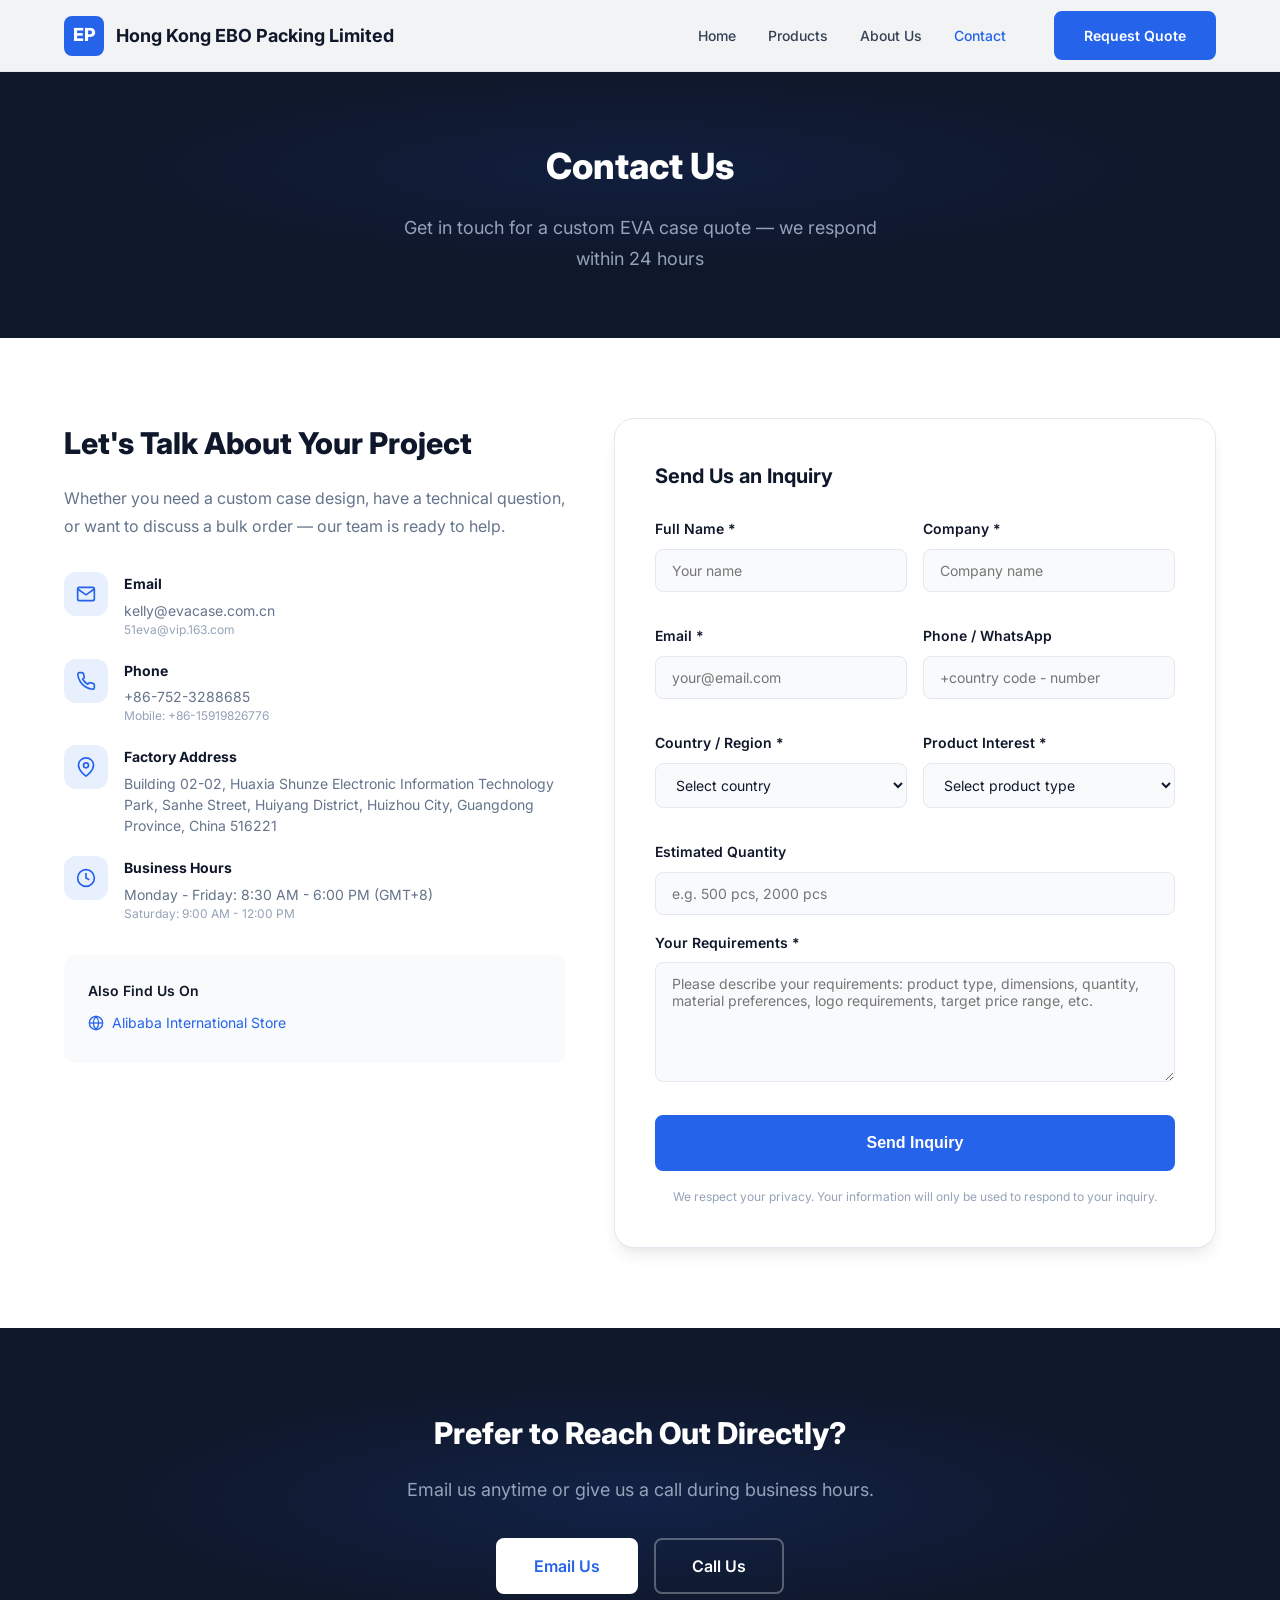
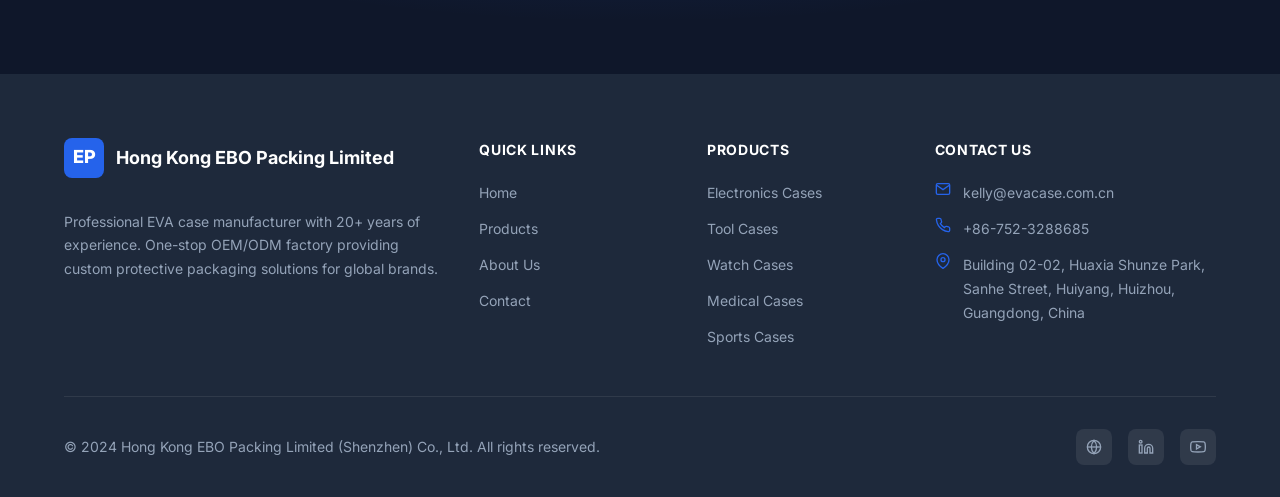
<file: contact.html>
<!DOCTYPE html>
<html lang="en">
<head>
  <meta charset="UTF-8">
  <meta name="viewport" content="width=device-width, initial-scale=1.0">
  <meta name="description" content="Contact Hong Kong EBO Packing Limited for custom EVA case quotes. 20+ years manufacturer. OEM/ODM service. Email kelly@evacase.com.cn or call +86-752-3288685. Factory in Huizhou, China.">
  <meta name="keywords" content="contact Hong Kong EBO Packing Limited, EVA case quote, custom EVA case inquiry, EVA case manufacturer contact, OEM EVA case">
  <meta property="og:title" content="Contact Us - Hong Kong EBO Packing Limited | Get a Quote for Custom EVA Cases">
  <meta property="og:description" content="Request a quote for custom EVA cases. Reach our sales team by email, phone, or fill out the inquiry form. Response within 24 hours.">
  <meta property="og:type" content="website">
  <link rel="canonical" href="https://www.evapack.hk/contact.html">
  <link rel="preconnect" href="https://fonts.googleapis.com">
  <link rel="preconnect" href="https://fonts.gstatic.com" crossorigin>
  <link href="https://fonts.googleapis.com/css2?family=Inter:wght@400;500;600;700;800;900&display=swap" rel="stylesheet">
  <link rel="stylesheet" href="assets/css/style.css">
  <title>Contact Us - Hong Kong EBO Packing Limited | Request Custom EVA Case Quote</title>
  <script type="application/ld+json">
  {
    "@context": "https://schema.org",
    "@type": "ContactPage",
    "name": "Contact Hong Kong EBO Packing Limited",
    "description": "Get in touch with Hong Kong EBO Packing Limited for custom EVA case inquiries and quotes.",
    "url": "https://www.evapack.hk/contact.html"
  }
  </script>
</head>
<body>
  <!-- Header -->
  <header class="header scrolled" id="header">
    <div class="header-inner">
      <a href="index.html" class="logo">
        <div class="logo-icon">EP</div>
        <span class="logo-text" style="color:var(--color-navy)">Hong Kong EBO Packing Limited</span>
      </a>
      <nav class="nav" id="nav">
        <a href="index.html" class="nav-link" style="color:var(--color-slate)">Home</a>
        <a href="products.html" class="nav-link" style="color:var(--color-slate)">Products</a>
        <a href="about.html" class="nav-link" style="color:var(--color-slate)">About Us</a>
        <a href="contact.html" class="nav-link" style="color:var(--color-primary)">Contact</a>
        <a href="contact.html" class="btn btn-primary nav-cta">Request Quote</a>
      </nav>
      <button class="menu-toggle" id="menuToggle" aria-label="Menu">
        <span style="background:var(--color-navy)"></span><span style="background:var(--color-navy)"></span><span style="background:var(--color-navy)"></span>
      </button>
    </div>
  </header>

  <div class="mobile-overlay" id="mobileOverlay"></div>
  <div class="mobile-nav" id="mobileNav">
    <a href="index.html" class="nav-link">Home</a>
    <a href="products.html" class="nav-link">Products</a>
    <a href="about.html" class="nav-link">About Us</a>
    <a href="contact.html" class="nav-link">Contact</a>
    <a href="contact.html" class="btn btn-primary">Request Quote</a>
  </div>

  <!-- Page Hero -->
  <section class="page-hero">
    <div class="page-hero-content">
      <h1 class="page-hero-title">Contact Us</h1>
      <p class="page-hero-subtitle">Get in touch for a custom EVA case quote — we respond within 24 hours</p>
    </div>
  </section>

  <!-- Contact Section -->
  <section class="section">
    <div class="container">
      <div class="contact-grid">
        <!-- Contact Info -->
        <div class="contact-info">
          <h2>Let's Talk About Your Project</h2>
          <p>Whether you need a custom case design, have a technical question, or want to discuss a bulk order — our team is ready to help.</p>
          <div class="contact-details">
            <div class="contact-detail-item">
              <div class="contact-detail-icon">
                <svg width="20" height="20" viewBox="0 0 24 24" fill="none" stroke="currentColor" stroke-width="2"><path d="M4 4h16c1.1 0 2 .9 2 2v12c0 1.1-.9 2-2 2H4c-1.1 0-2-.9-2-2V6c0-1.1.9-2 2-2z"/><polyline points="22,6 12,13 2,6"/></svg>
              </div>
              <div class="contact-detail-info">
                <h4>Email</h4>
                <p>kelly@evacase.com.cn</p>
                <p style="font-size:var(--font-size-xs);color:var(--color-gray-light)">51eva@vip.163.com</p>
              </div>
            </div>
            <div class="contact-detail-item">
              <div class="contact-detail-icon">
                <svg width="20" height="20" viewBox="0 0 24 24" fill="none" stroke="currentColor" stroke-width="2"><path d="M22 16.92v3a2 2 0 01-2.18 2 19.79 19.79 0 01-8.63-3.07 19.5 19.5 0 01-6-6 19.79 19.79 0 01-3.07-8.67A2 2 0 014.11 2h3a2 2 0 012 1.72c.127.96.361 1.903.7 2.81a2 2 0 01-.45 2.11L8.09 9.91a16 16 0 006 6l1.27-1.27a2 2 0 012.11-.45c.907.339 1.85.573 2.81.7A2 2 0 0122 16.92z"/></svg>
              </div>
              <div class="contact-detail-info">
                <h4>Phone</h4>
                <p>+86-752-3288685</p>
                <p style="font-size:var(--font-size-xs);color:var(--color-gray-light)">Mobile: +86-15919826776</p>
              </div>
            </div>
            <div class="contact-detail-item">
              <div class="contact-detail-icon">
                <svg width="20" height="20" viewBox="0 0 24 24" fill="none" stroke="currentColor" stroke-width="2"><path d="M21 10c0 7-9 13-9 13s-9-6-9-13a9 9 0 0118 0z"/><circle cx="12" cy="10" r="3"/></svg>
              </div>
              <div class="contact-detail-info">
                <h4>Factory Address</h4>
                <p>Building 02-02, Huaxia Shunze Electronic Information Technology Park, Sanhe Street, Huiyang District, Huizhou City, Guangdong Province, China 516221</p>
              </div>
            </div>
            <div class="contact-detail-item">
              <div class="contact-detail-icon">
                <svg width="20" height="20" viewBox="0 0 24 24" fill="none" stroke="currentColor" stroke-width="2"><circle cx="12" cy="12" r="10"/><polyline points="12 6 12 12 16 14"/></svg>
              </div>
              <div class="contact-detail-info">
                <h4>Business Hours</h4>
                <p>Monday - Friday: 8:30 AM - 6:00 PM (GMT+8)</p>
                <p style="font-size:var(--font-size-xs);color:var(--color-gray-light)">Saturday: 9:00 AM - 12:00 PM</p>
              </div>
            </div>
          </div>

          <!-- Alibaba Link -->
          <div style="margin-top:var(--space-8);padding:var(--space-6);background:var(--color-bg);border-radius:12px;">
            <p style="font-size:var(--font-size-sm);font-weight:600;color:var(--color-navy);margin-bottom:var(--space-2)">Also Find Us On</p>
            <a href="https://evapack.en.alibaba.com" target="_blank" rel="noopener" style="display:inline-flex;align-items:center;gap:var(--space-2);font-size:var(--font-size-sm);color:var(--color-primary);">
              <svg width="16" height="16" viewBox="0 0 24 24" fill="none" stroke="currentColor" stroke-width="2"><circle cx="12" cy="12" r="10"/><line x1="2" y1="12" x2="22" y2="12"/><path d="M12 2a15.3 15.3 0 014 10 15.3 15.3 0 01-4 10 15.3 15.3 0 01-4-10 15.3 15.3 0 014-10z"/></svg>
              Alibaba International Store
            </a>
          </div>
        </div>

        <!-- Contact Form -->
        <div class="contact-form" id="inquiryForm">
          <h3 style="font-size:var(--font-size-xl);font-weight:700;color:var(--color-navy);margin-bottom:var(--space-6);">Send Us an Inquiry</h3>
          <form id="contactForm">
            <div class="form-row">
              <div class="form-group">
                <label for="name">Full Name *</label>
                <input type="text" id="name" name="name" placeholder="Your name" required>
              </div>
              <div class="form-group">
                <label for="company">Company *</label>
                <input type="text" id="company" name="company" placeholder="Company name" required>
              </div>
            </div>
            <div class="form-row">
              <div class="form-group">
                <label for="email">Email *</label>
                <input type="email" id="email" name="email" placeholder="your@email.com" required>
              </div>
              <div class="form-group">
                <label for="phone">Phone / WhatsApp</label>
                <input type="tel" id="phone" name="phone" placeholder="+country code - number">
              </div>
            </div>
            <div class="form-row">
              <div class="form-group">
                <label for="country">Country / Region *</label>
                <select id="country" name="country" required>
                  <option value="">Select country</option>
                  <option value="US">United States</option>
                  <option value="UK">United Kingdom</option>
                  <option value="DE">Germany</option>
                  <option value="FR">France</option>
                  <option value="IT">Italy</option>
                  <option value="ES">Spain</option>
                  <option value="NL">Netherlands</option>
                  <option value="AU">Australia</option>
                  <option value="CA">Canada</option>
                  <option value="JP">Japan</option>
                  <option value="KR">South Korea</option>
                  <option value="AE">UAE</option>
                  <option value="SA">Saudi Arabia</option>
                  <option value="BR">Brazil</option>
                  <option value="MX">Mexico</option>
                  <option value="OTHER">Other</option>
                </select>
              </div>
              <div class="form-group">
                <label for="product">Product Interest *</label>
                <select id="product" name="product" required>
                  <option value="">Select product type</option>
                  <option value="electronics">Electronics & Device Case</option>
                  <option value="tools">Tool Case</option>
                  <option value="watches">Watch Case / Box</option>
                  <option value="medical">Medical Case</option>
                  <option value="sports">Sports & Outdoor Case</option>
                  <option value="cosmetic">Cosmetic Bag</option>
                  <option value="foam">EVA Foam Insert</option>
                  <option value="custom">Custom / Other</option>
                </select>
              </div>
            </div>
            <div class="form-group">
              <label for="quantity">Estimated Quantity</label>
              <input type="text" id="quantity" name="quantity" placeholder="e.g. 500 pcs, 2000 pcs">
            </div>
            <div class="form-group">
              <label for="message">Your Requirements *</label>
              <textarea id="message" name="message" placeholder="Please describe your requirements: product type, dimensions, quantity, material preferences, logo requirements, target price range, etc." required></textarea>
            </div>
            <div class="form-submit">
              <button type="submit" class="btn btn-primary btn-lg">Send Inquiry</button>
            </div>
            <div class="form-message" id="formMessage"></div>
          </form>
          <p style="font-size:var(--font-size-xs);color:var(--color-gray-light);margin-top:var(--space-4);text-align:center;">We respect your privacy. Your information will only be used to respond to your inquiry.</p>
        </div>
      </div>
    </div>
  </section>

  <!-- CTA -->
  <section class="cta-section">
    <div class="cta-bg"></div>
    <div class="cta-content reveal">
      <h2>Prefer to Reach Out Directly?</h2>
      <p>Email us anytime or give us a call during business hours.</p>
      <div class="cta-buttons">
        <a href="mailto:kelly@evacase.com.cn" class="btn btn-white btn-lg">Email Us</a>
        <a href="tel:+867523288685" class="btn btn-outline-light btn-lg">Call Us</a>
      </div>
    </div>
  </section>

  <!-- Footer -->
  <footer class="footer">
    <div class="container">
      <div class="footer-grid">
        <div class="footer-brand">
          <a href="index.html" class="logo" style="margin-bottom:var(--space-4);display:inline-flex">
            <div class="logo-icon">EP</div>
            <span class="logo-text" style="color:var(--color-white)">Hong Kong EBO Packing Limited</span>
          </a>
          <p>Professional EVA case manufacturer with 20+ years of experience. One-stop OEM/ODM factory providing custom protective packaging solutions for global brands.</p>
        </div>
        <div>
          <h4 class="footer-heading">Quick Links</h4>
          <div class="footer-links">
            <a href="index.html">Home</a>
            <a href="products.html">Products</a>
            <a href="about.html">About Us</a>
            <a href="contact.html">Contact</a>
          </div>
        </div>
        <div>
          <h4 class="footer-heading">Products</h4>
          <div class="footer-links">
            <a href="products.html#electronics">Electronics Cases</a>
            <a href="products.html#tools">Tool Cases</a>
            <a href="products.html#watches">Watch Cases</a>
            <a href="products.html#medical">Medical Cases</a>
            <a href="products.html#sports">Sports Cases</a>
          </div>
        </div>
        <div>
          <h4 class="footer-heading">Contact Us</h4>
          <div class="footer-contact">
            <div class="footer-contact-item">
              <svg width="16" height="16" viewBox="0 0 24 24" fill="none" stroke="currentColor" stroke-width="2"><path d="M4 4h16c1.1 0 2 .9 2 2v12c0 1.1-.9 2-2 2H4c-1.1 0-2-.9-2-2V6c0-1.1.9-2 2-2z"/><polyline points="22,6 12,13 2,6"/></svg>
              <span>kelly@evacase.com.cn</span>
            </div>
            <div class="footer-contact-item">
              <svg width="16" height="16" viewBox="0 0 24 24" fill="none" stroke="currentColor" stroke-width="2"><path d="M22 16.92v3a2 2 0 01-2.18 2 19.79 19.79 0 01-8.63-3.07 19.5 19.5 0 01-6-6 19.79 19.79 0 01-3.07-8.67A2 2 0 014.11 2h3a2 2 0 012 1.72c.127.96.361 1.903.7 2.81a2 2 0 01-.45 2.11L8.09 9.91a16 16 0 006 6l1.27-1.27a2 2 0 012.11-.45c.907.339 1.85.573 2.81.7A2 2 0 0122 16.92z"/></svg>
              <span>+86-752-3288685</span>
            </div>
            <div class="footer-contact-item">
              <svg width="16" height="16" viewBox="0 0 24 24" fill="none" stroke="currentColor" stroke-width="2"><path d="M21 10c0 7-9 13-9 13s-9-6-9-13a9 9 0 0118 0z"/><circle cx="12" cy="10" r="3"/></svg>
              <span>Building 02-02, Huaxia Shunze Park, Sanhe Street, Huiyang, Huizhou, Guangdong, China</span>
            </div>
          </div>
        </div>
      </div>
      <div class="footer-bottom">
        <p>&copy; 2024 Hong Kong EBO Packing Limited (Shenzhen) Co., Ltd. All rights reserved.</p>
        <div class="footer-social">
          <a href="https://evapack.en.alibaba.com" target="_blank" rel="noopener" aria-label="Alibaba">
            <svg width="16" height="16" viewBox="0 0 24 24" fill="none" stroke="currentColor" stroke-width="2"><circle cx="12" cy="12" r="10"/><line x1="2" y1="12" x2="22" y2="12"/><path d="M12 2a15.3 15.3 0 014 10 15.3 15.3 0 01-4 10 15.3 15.3 0 01-4-10 15.3 15.3 0 014-10z"/></svg>
          </a>
          <a href="#" aria-label="LinkedIn"><svg width="16" height="16" viewBox="0 0 24 24" fill="none" stroke="currentColor" stroke-width="2"><path d="M16 8a6 6 0 016 6v7h-4v-7a2 2 0 00-2-2 2 2 0 00-2 2v7h-4v-7a6 6 0 016-6z"/><rect x="2" y="9" width="4" height="12"/><circle cx="4" cy="4" r="2"/></svg></a>
          <a href="#" aria-label="YouTube"><svg width="16" height="16" viewBox="0 0 24 24" fill="none" stroke="currentColor" stroke-width="2"><path d="M22.54 6.42a2.78 2.78 0 00-1.94-2C18.88 4 12 4 12 4s-6.88 0-8.6.46a2.78 2.78 0 00-1.94 2A29.94 29.94 0 001 11.75a29.94 29.94 0 00.46 5.33A2.78 2.78 0 003.4 19c1.72.46 8.6.46 8.6.46s6.88 0 8.6-.46a2.78 2.78 0 001.94-2c.313-1.732.467-3.49.46-5.25a29.94 29.94 0 00-.46-5.33z"/><polygon points="9.75 15.02 15.5 11.75 9.75 8.48 9.75 15.02"/></svg></a>
        </div>
      </div>
    </div>
  </footer>

  <button class="back-to-top" id="backToTop" aria-label="Back to top">
    <svg width="20" height="20" viewBox="0 0 24 24" fill="none" stroke="currentColor" stroke-width="2"><polyline points="18 15 12 9 6 15"/></svg>
  </button>

  <script src="assets/js/main.js"></script>
</body>
</html>
</file>
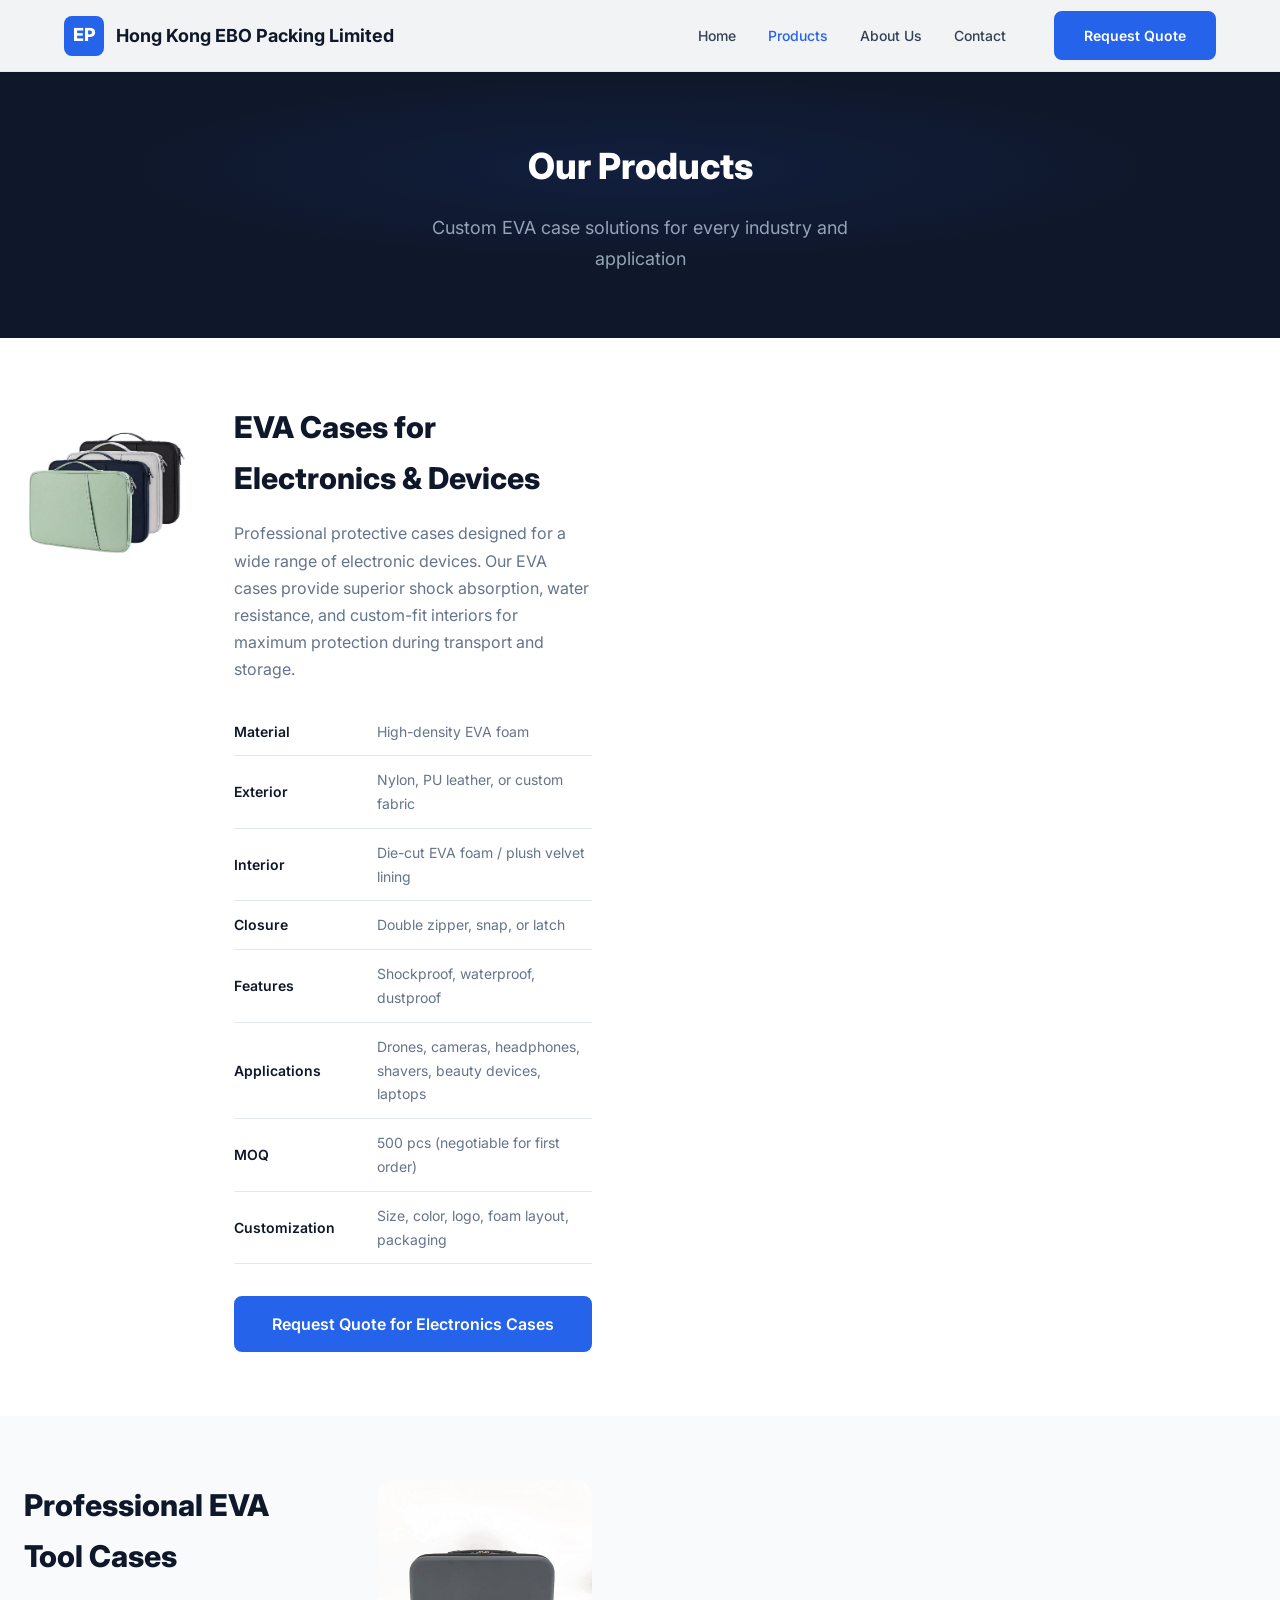
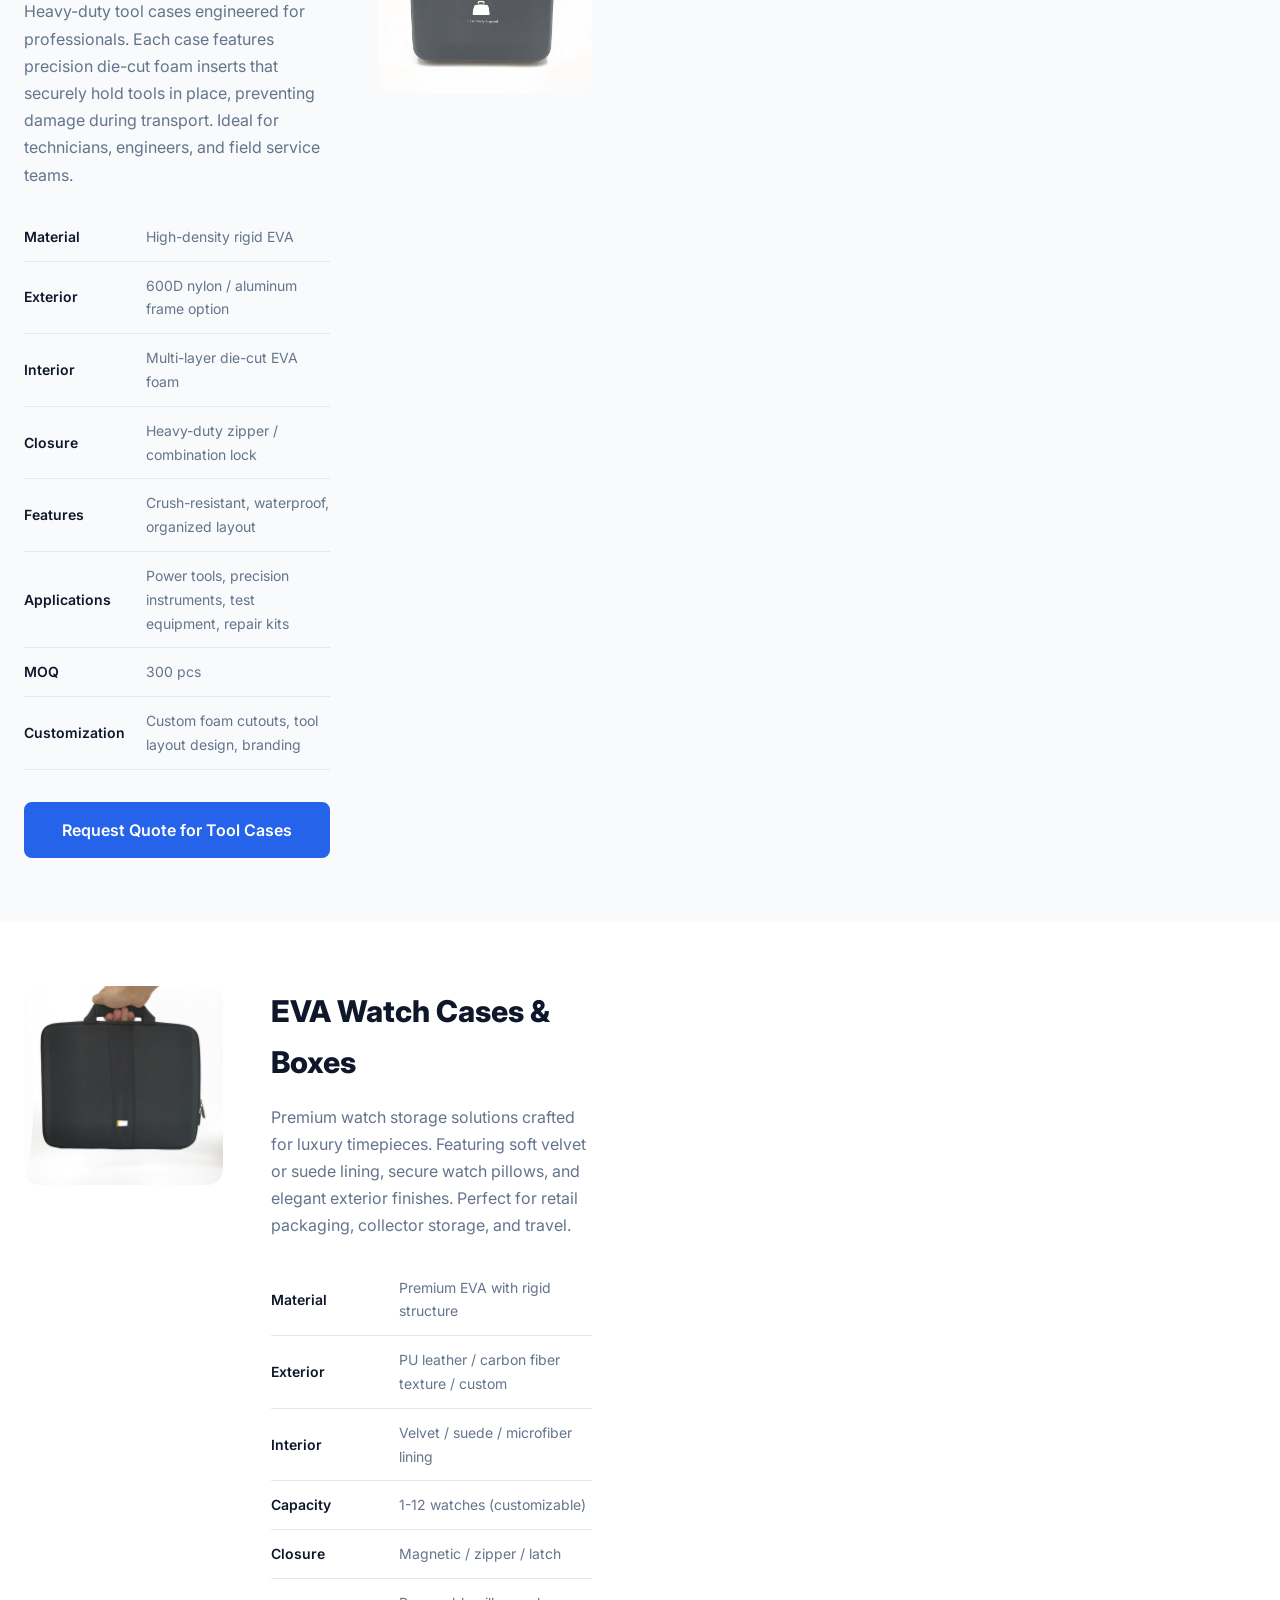
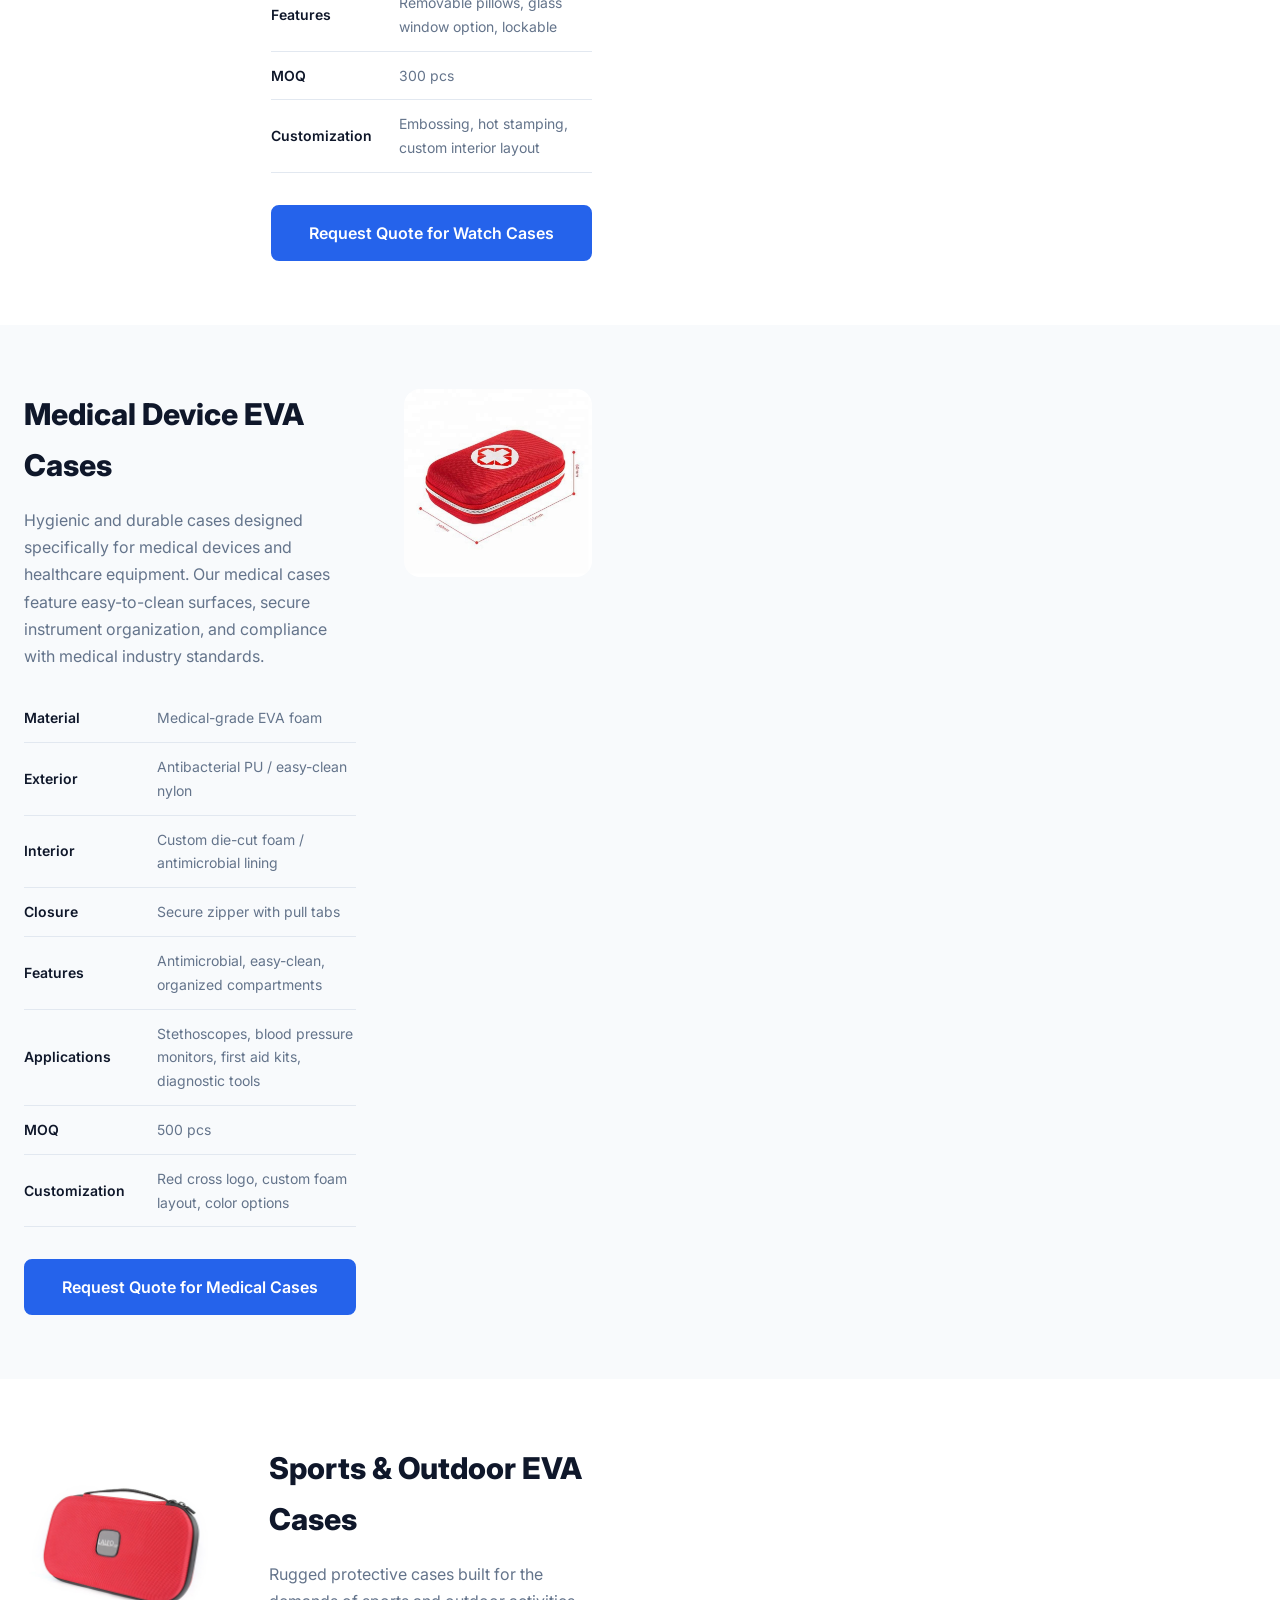
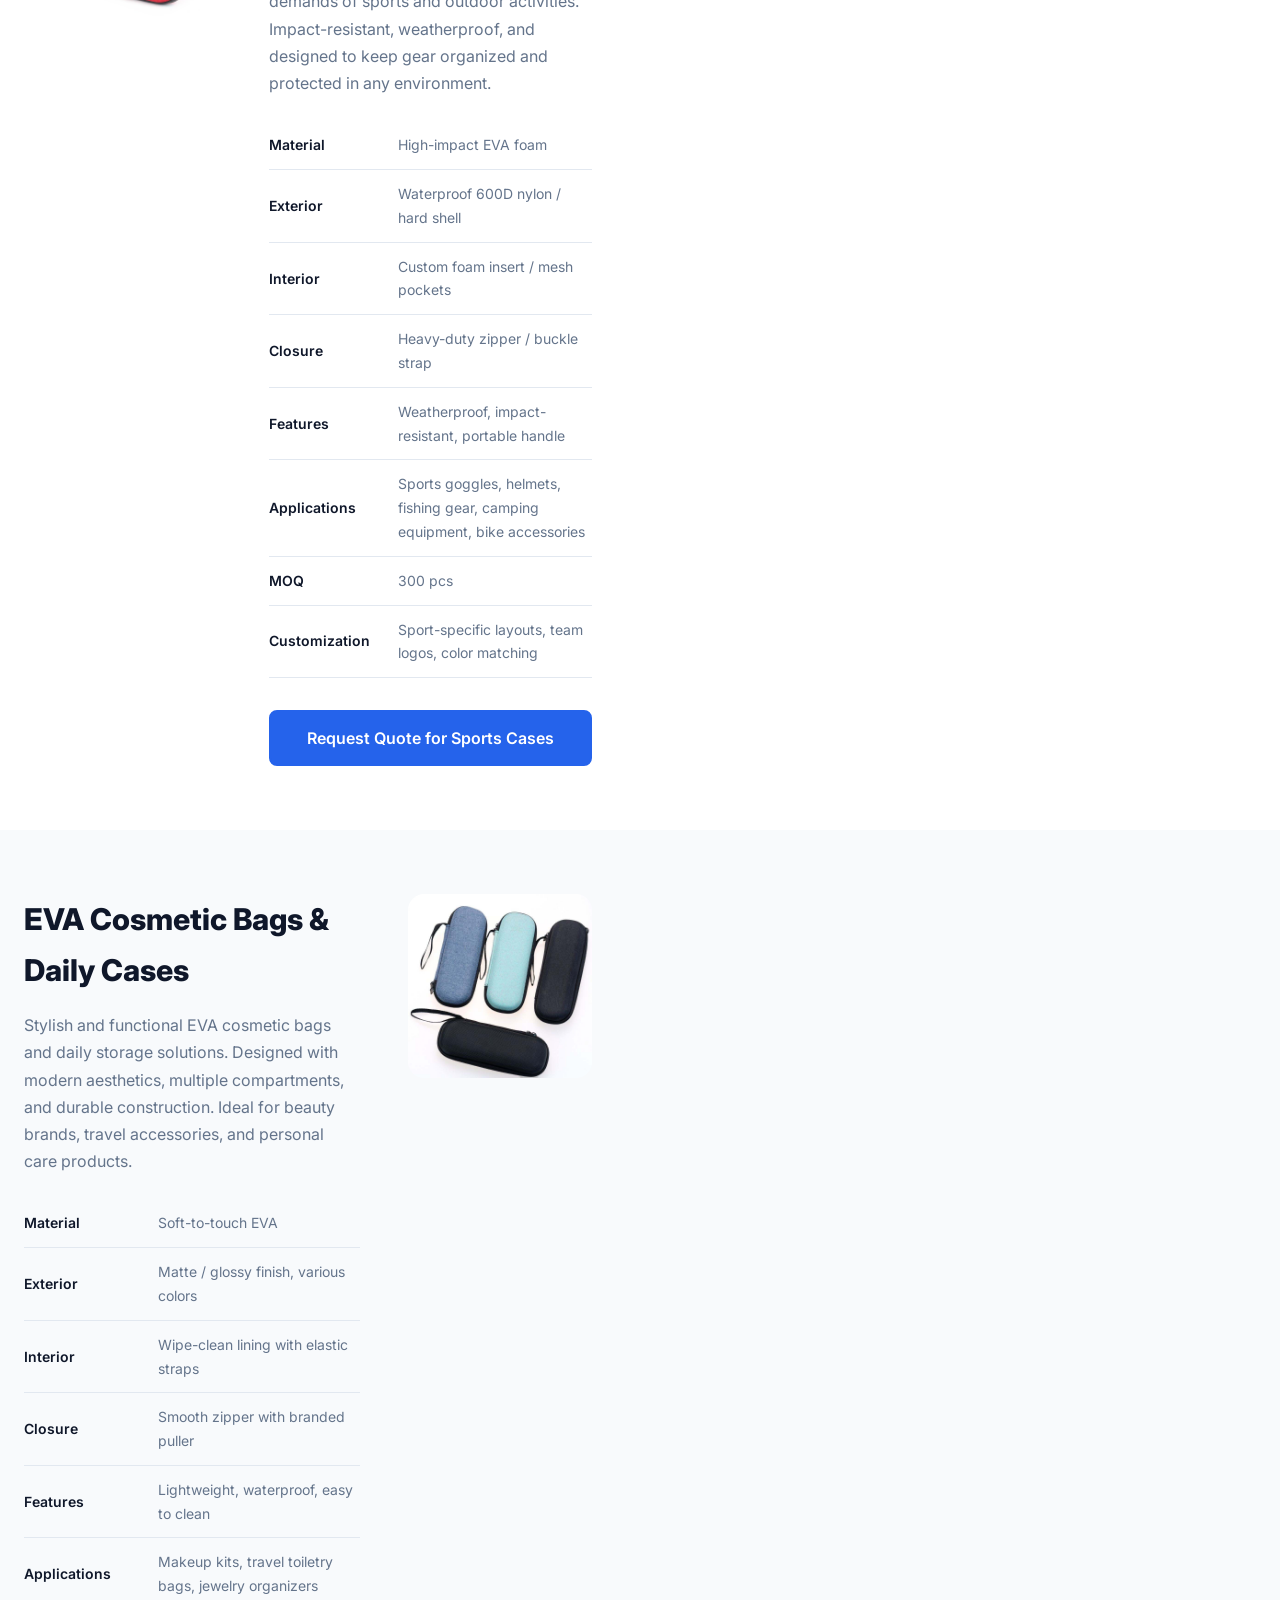
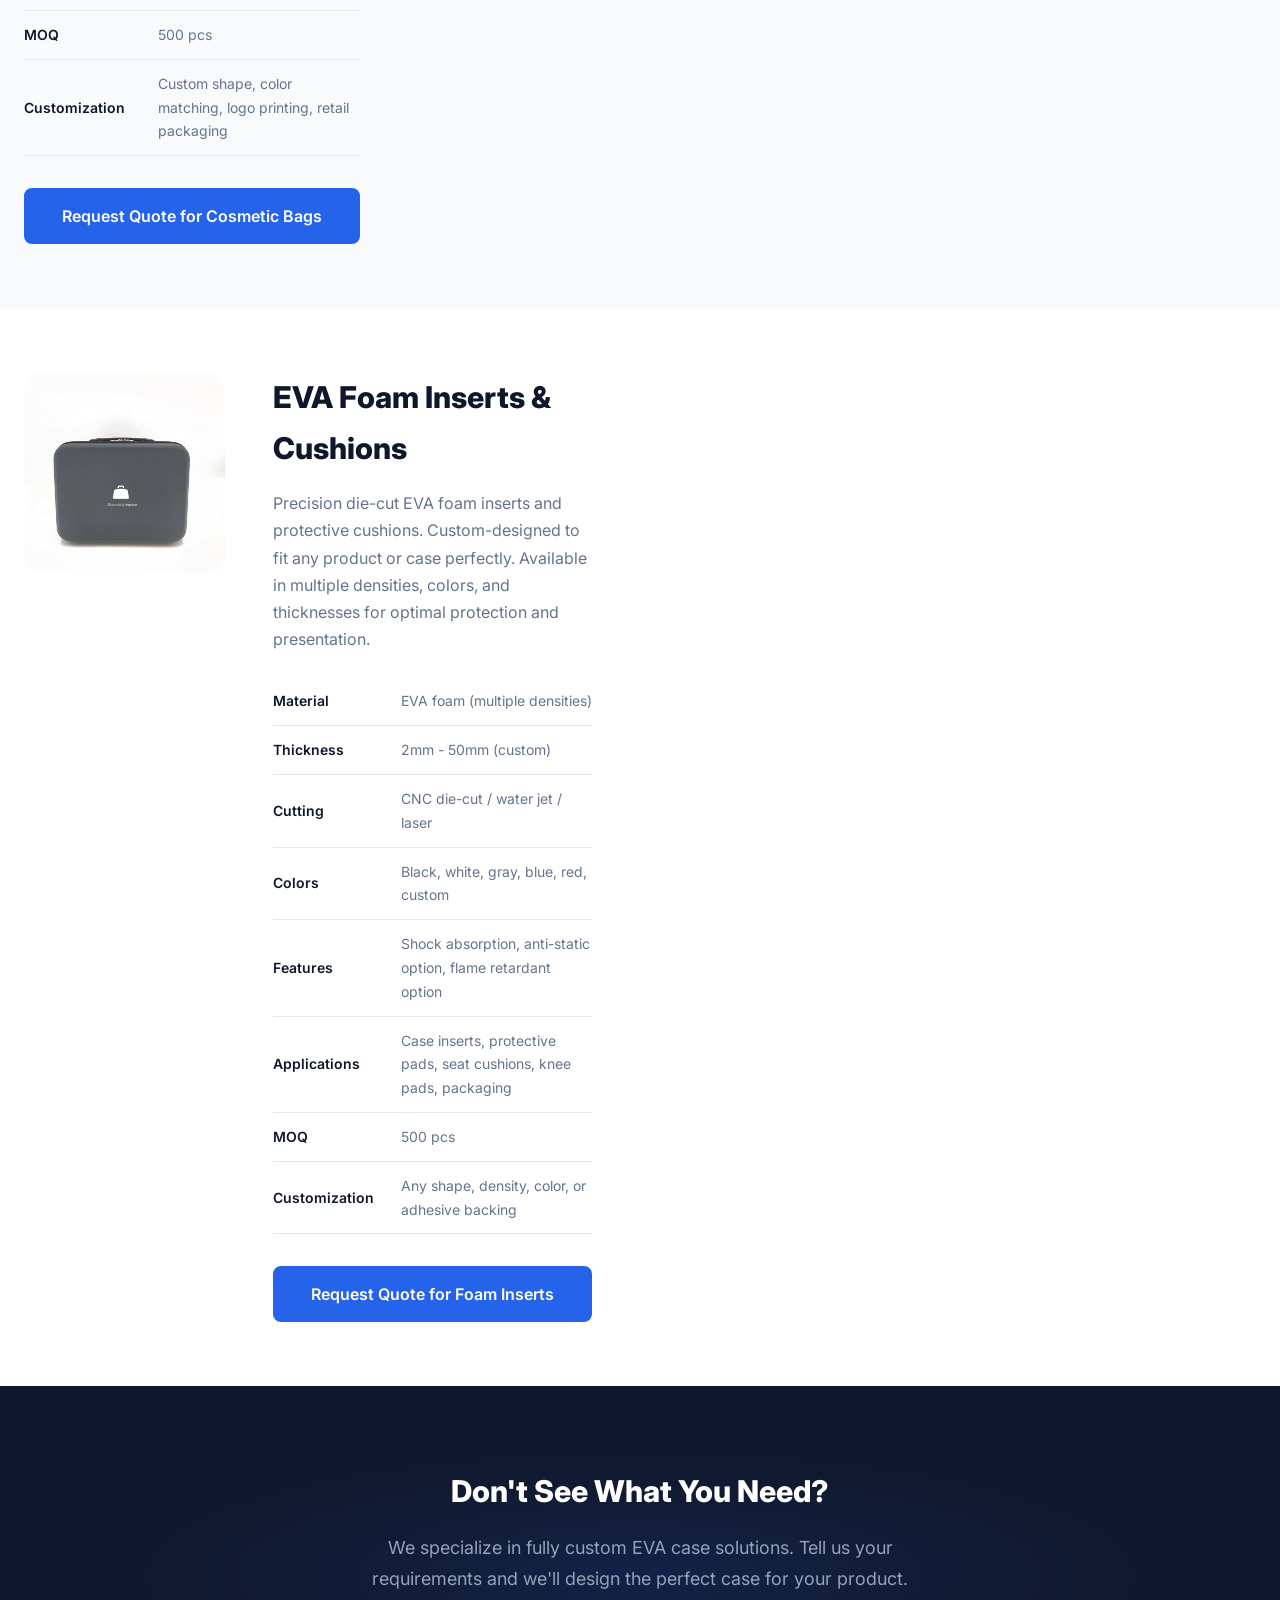
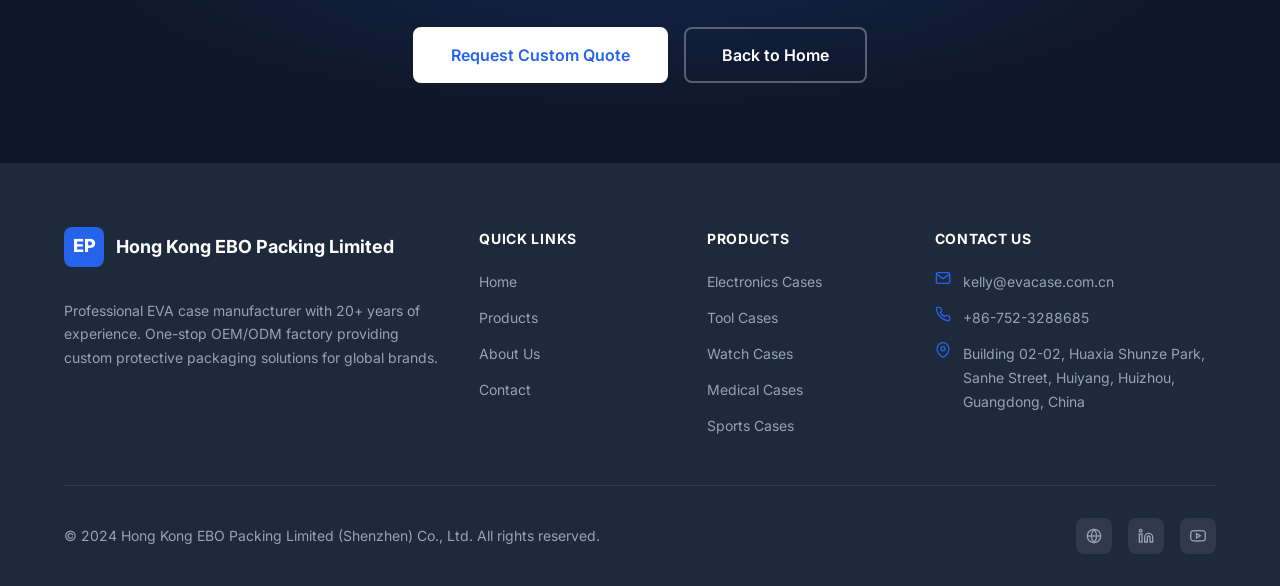
<file: products.html>
<!DOCTYPE html>
<html lang="en">
<head>
  <meta charset="UTF-8">
  <meta name="viewport" content="width=device-width, initial-scale=1.0">
  <meta name="description" content="Explore Hong Kong EBO Packing Limited's full range of custom EVA cases - electronics, tools, watches, medical, sports, cosmetics. OEM/ODM manufacturer with 20+ years experience. Request a quote today.">
  <meta name="keywords" content="EVA case products, custom EVA case catalog, electronics case, tool case, watch case, medical case, sports case, cosmetic bag, EVA foam insert">
  <meta property="og:title" content="Products - Hong Kong EBO Packing Limited | Custom EVA Cases & Protective Packaging">
  <meta property="og:description" content="Browse our complete product line of custom EVA cases for every industry. Electronics, tools, medical, watches, sports & more.">
  <meta property="og:type" content="website">
  <link rel="canonical" href="https://www.evapack.hk/products.html">
  <link rel="preconnect" href="https://fonts.googleapis.com">
  <link rel="preconnect" href="https://fonts.gstatic.com" crossorigin>
  <link href="https://fonts.googleapis.com/css2?family=Inter:wght@400;500;600;700;800;900&display=swap" rel="stylesheet">
  <link rel="stylesheet" href="assets/css/style.css">
  <title>Products - Hong Kong EBO Packing Limited | Custom EVA Cases for Every Industry</title>
  <script type="application/ld+json">
  {
    "@context": "https://schema.org",
    "@type": "CollectionPage",
    "name": "EVA Case Products - Hong Kong EBO Packing Limited",
    "description": "Complete product line of custom EVA cases and protective packaging solutions.",
    "url": "https://www.evapack.hk/products.html",
    "isPartOf": {
      "@type": "WebSite",
      "name": "Hong Kong EBO Packing Limited",
      "url": "https://www.evapack.hk"
    }
  }
  </script>
</head>
<body>
  <!-- Header -->
  <header class="header scrolled" id="header">
    <div class="header-inner">
      <a href="index.html" class="logo">
        <div class="logo-icon">EP</div>
        <span class="logo-text" style="color:var(--color-navy)">Hong Kong EBO Packing Limited</span>
      </a>
      <nav class="nav" id="nav">
        <a href="index.html" class="nav-link" style="color:var(--color-slate)">Home</a>
        <a href="products.html" class="nav-link" style="color:var(--color-primary)">Products</a>
        <a href="about.html" class="nav-link" style="color:var(--color-slate)">About Us</a>
        <a href="contact.html" class="nav-link" style="color:var(--color-slate)">Contact</a>
        <a href="contact.html" class="btn btn-primary nav-cta">Request Quote</a>
      </nav>
      <button class="menu-toggle" id="menuToggle" aria-label="Menu">
        <span style="background:var(--color-navy)"></span><span style="background:var(--color-navy)"></span><span style="background:var(--color-navy)"></span>
      </button>
    </div>
  </header>

  <div class="mobile-overlay" id="mobileOverlay"></div>
  <div class="mobile-nav" id="mobileNav">
    <a href="index.html" class="nav-link">Home</a>
    <a href="products.html" class="nav-link">Products</a>
    <a href="about.html" class="nav-link">About Us</a>
    <a href="contact.html" class="nav-link">Contact</a>
    <a href="contact.html" class="btn btn-primary">Request Quote</a>
  </div>

  <!-- Page Hero -->
  <section class="page-hero">
    <div class="page-hero-content">
      <h1 class="page-hero-title">Our Products</h1>
      <p class="page-hero-subtitle">Custom EVA case solutions for every industry and application</p>
    </div>
  </section>

  <!-- Electronics Cases -->
  <section id="electronics" class="product-detail">
    <div class="container" style="display:grid;grid-template-columns:1fr 1fr;gap:var(--space-12);align-items:start">
      <div class="product-gallery">
        <div class="product-gallery-image">
          <img src="assets/images/product-3.jpg" alt="Multi-Color EVA Laptop and Document Cases" loading="lazy" decoding="async" width="790" height="790" style="width:100%;height:100%;object-fit:cover">
        </div>
      </div>
      <div class="product-detail-info">
        <h2>EVA Cases for Electronics & Devices</h2>
        <p>Professional protective cases designed for a wide range of electronic devices. Our EVA cases provide superior shock absorption, water resistance, and custom-fit interiors for maximum protection during transport and storage.</p>
        <table class="specs-table">
          <tr><td>Material</td><td>High-density EVA foam</td></tr>
          <tr><td>Exterior</td><td>Nylon, PU leather, or custom fabric</td></tr>
          <tr><td>Interior</td><td>Die-cut EVA foam / plush velvet lining</td></tr>
          <tr><td>Closure</td><td>Double zipper, snap, or latch</td></tr>
          <tr><td>Features</td><td>Shockproof, waterproof, dustproof</td></tr>
          <tr><td>Applications</td><td>Drones, cameras, headphones, shavers, beauty devices, laptops</td></tr>
          <tr><td>MOQ</td><td>500 pcs (negotiable for first order)</td></tr>
          <tr><td>Customization</td><td>Size, color, logo, foam layout, packaging</td></tr>
        </table>
        <a href="contact.html" class="btn btn-primary btn-lg">Request Quote for Electronics Cases</a>
      </div>
    </div>
  </section>

  <!-- Tool Cases -->
  <section id="tools" class="product-detail product-detail-alt">
    <div class="container" style="display:grid;grid-template-columns:1fr 1fr;gap:var(--space-12);align-items:start">
      <div class="product-detail-info">
        <h2>Professional EVA Tool Cases</h2>
        <p>Heavy-duty tool cases engineered for professionals. Each case features precision die-cut foam inserts that securely hold tools in place, preventing damage during transport. Ideal for technicians, engineers, and field service teams.</p>
        <table class="specs-table">
          <tr><td>Material</td><td>High-density rigid EVA</td></tr>
          <tr><td>Exterior</td><td>600D nylon / aluminum frame option</td></tr>
          <tr><td>Interior</td><td>Multi-layer die-cut EVA foam</td></tr>
          <tr><td>Closure</td><td>Heavy-duty zipper / combination lock</td></tr>
          <tr><td>Features</td><td>Crush-resistant, waterproof, organized layout</td></tr>
          <tr><td>Applications</td><td>Power tools, precision instruments, test equipment, repair kits</td></tr>
          <tr><td>MOQ</td><td>300 pcs</td></tr>
          <tr><td>Customization</td><td>Custom foam cutouts, tool layout design, branding</td></tr>
        </table>
        <a href="contact.html" class="btn btn-primary btn-lg">Request Quote for Tool Cases</a>
      </div>
      <div class="product-gallery">
        <div class="product-gallery-image">
          <img src="assets/images/product-4.jpg" alt="Gray Hard EVA Tool Case with Custom Logo" loading="lazy" decoding="async" width="800" height="800" style="width:100%;height:100%;object-fit:cover">
        </div>
      </div>
    </div>
  </section>

  <!-- Watch Cases -->
  <section id="watches" class="product-detail">
    <div class="container" style="display:grid;grid-template-columns:1fr 1fr;gap:var(--space-12);align-items:start">
      <div class="product-gallery">
        <div class="product-gallery-image">
          <img src="assets/images/product-6.jpg" alt="Large Black EVA Case with Handle" loading="lazy" decoding="async" width="800" height="800" style="width:100%;height:100%;object-fit:cover">
        </div>
      </div>
      <div class="product-detail-info">
        <h2>EVA Watch Cases & Boxes</h2>
        <p>Premium watch storage solutions crafted for luxury timepieces. Featuring soft velvet or suede lining, secure watch pillows, and elegant exterior finishes. Perfect for retail packaging, collector storage, and travel.</p>
        <table class="specs-table">
          <tr><td>Material</td><td>Premium EVA with rigid structure</td></tr>
          <tr><td>Exterior</td><td>PU leather / carbon fiber texture / custom</td></tr>
          <tr><td>Interior</td><td>Velvet / suede / microfiber lining</td></tr>
          <tr><td>Capacity</td><td>1-12 watches (customizable)</td></tr>
          <tr><td>Closure</td><td>Magnetic / zipper / latch</td></tr>
          <tr><td>Features</td><td>Removable pillows, glass window option, lockable</td></tr>
          <tr><td>MOQ</td><td>300 pcs</td></tr>
          <tr><td>Customization</td><td>Embossing, hot stamping, custom interior layout</td></tr>
        </table>
        <a href="contact.html" class="btn btn-primary btn-lg">Request Quote for Watch Cases</a>
      </div>
    </div>
  </section>

  <!-- Medical Cases -->
  <section id="medical" class="product-detail product-detail-alt">
    <div class="container" style="display:grid;grid-template-columns:1fr 1fr;gap:var(--space-12);align-items:start">
      <div class="product-detail-info">
        <h2>Medical Device EVA Cases</h2>
        <p>Hygienic and durable cases designed specifically for medical devices and healthcare equipment. Our medical cases feature easy-to-clean surfaces, secure instrument organization, and compliance with medical industry standards.</p>
        <table class="specs-table">
          <tr><td>Material</td><td>Medical-grade EVA foam</td></tr>
          <tr><td>Exterior</td><td>Antibacterial PU / easy-clean nylon</td></tr>
          <tr><td>Interior</td><td>Custom die-cut foam / antimicrobial lining</td></tr>
          <tr><td>Closure</td><td>Secure zipper with pull tabs</td></tr>
          <tr><td>Features</td><td>Antimicrobial, easy-clean, organized compartments</td></tr>
          <tr><td>Applications</td><td>Stethoscopes, blood pressure monitors, first aid kits, diagnostic tools</td></tr>
          <tr><td>MOQ</td><td>500 pcs</td></tr>
          <tr><td>Customization</td><td>Red cross logo, custom foam layout, color options</td></tr>
        </table>
        <a href="contact.html" class="btn btn-primary btn-lg">Request Quote for Medical Cases</a>
      </div>
      <div class="product-gallery">
        <div class="product-gallery-image">
          <img src="assets/images/product-2.jpg" alt="Red EVA First Aid Medical Case 215x140x60mm" loading="lazy" decoding="async" width="750" height="750" style="width:100%;height:100%;object-fit:cover">
        </div>
      </div>
    </div>
  </section>

  <!-- Sports Cases -->
  <section id="sports" class="product-detail">
    <div class="container" style="display:grid;grid-template-columns:1fr 1fr;gap:var(--space-12);align-items:start">
      <div class="product-gallery">
        <div class="product-gallery-image">
          <img src="assets/images/product-1.jpg" alt="Red Compact EVA Carrying Case" loading="lazy" decoding="async" width="800" height="800" style="width:100%;height:100%;object-fit:cover">
        </div>
      </div>
      <div class="product-detail-info">
        <h2>Sports & Outdoor EVA Cases</h2>
        <p>Rugged protective cases built for the demands of sports and outdoor activities. Impact-resistant, weatherproof, and designed to keep gear organized and protected in any environment.</p>
        <table class="specs-table">
          <tr><td>Material</td><td>High-impact EVA foam</td></tr>
          <tr><td>Exterior</td><td>Waterproof 600D nylon / hard shell</td></tr>
          <tr><td>Interior</td><td>Custom foam insert / mesh pockets</td></tr>
          <tr><td>Closure</td><td>Heavy-duty zipper / buckle strap</td></tr>
          <tr><td>Features</td><td>Weatherproof, impact-resistant, portable handle</td></tr>
          <tr><td>Applications</td><td>Sports goggles, helmets, fishing gear, camping equipment, bike accessories</td></tr>
          <tr><td>MOQ</td><td>300 pcs</td></tr>
          <tr><td>Customization</td><td>Sport-specific layouts, team logos, color matching</td></tr>
        </table>
        <a href="contact.html" class="btn btn-primary btn-lg">Request Quote for Sports Cases</a>
      </div>
    </div>
  </section>

  <!-- Cosmetic Cases -->
  <section id="cosmetic" class="product-detail product-detail-alt">
    <div class="container" style="display:grid;grid-template-columns:1fr 1fr;gap:var(--space-12);align-items:start">
      <div class="product-detail-info">
        <h2>EVA Cosmetic Bags & Daily Cases</h2>
        <p>Stylish and functional EVA cosmetic bags and daily storage solutions. Designed with modern aesthetics, multiple compartments, and durable construction. Ideal for beauty brands, travel accessories, and personal care products.</p>
        <table class="specs-table">
          <tr><td>Material</td><td>Soft-to-touch EVA</td></tr>
          <tr><td>Exterior</td><td>Matte / glossy finish, various colors</td></tr>
          <tr><td>Interior</td><td>Wipe-clean lining with elastic straps</td></tr>
          <tr><td>Closure</td><td>Smooth zipper with branded puller</td></tr>
          <tr><td>Features</td><td>Lightweight, waterproof, easy to clean</td></tr>
          <tr><td>Applications</td><td>Makeup kits, travel toiletry bags, jewelry organizers</td></tr>
          <tr><td>MOQ</td><td>500 pcs</td></tr>
          <tr><td>Customization</td><td>Custom shape, color matching, logo printing, retail packaging</td></tr>
        </table>
        <a href="contact.html" class="btn btn-primary btn-lg">Request Quote for Cosmetic Bags</a>
      </div>
      <div class="product-gallery">
        <div class="product-gallery-image">
          <img src="assets/images/product-5.jpg" alt="Multi-Color Slim EVA Storage and Cosmetic Cases" loading="lazy" decoding="async" width="800" height="800" style="width:100%;height:100%;object-fit:cover">
        </div>
      </div>
    </div>
  </section>

  <!-- Foam Inserts -->
  <section id="foam" class="product-detail">
    <div class="container" style="display:grid;grid-template-columns:1fr 1fr;gap:var(--space-12);align-items:start">
      <div class="product-gallery">
        <div class="product-gallery-image">
          <img src="assets/images/product-4.jpg" alt="EVA Foam Inserts and Cushions - Precision Die-Cut" loading="lazy" decoding="async" width="800" height="800" style="width:100%;height:100%;object-fit:cover">
        </div>
      </div>
      <div class="product-detail-info">
        <h2>EVA Foam Inserts & Cushions</h2>
        <p>Precision die-cut EVA foam inserts and protective cushions. Custom-designed to fit any product or case perfectly. Available in multiple densities, colors, and thicknesses for optimal protection and presentation.</p>
        <table class="specs-table">
          <tr><td>Material</td><td>EVA foam (multiple densities)</td></tr>
          <tr><td>Thickness</td><td>2mm - 50mm (custom)</td></tr>
          <tr><td>Cutting</td><td>CNC die-cut / water jet / laser</td></tr>
          <tr><td>Colors</td><td>Black, white, gray, blue, red, custom</td></tr>
          <tr><td>Features</td><td>Shock absorption, anti-static option, flame retardant option</td></tr>
          <tr><td>Applications</td><td>Case inserts, protective pads, seat cushions, knee pads, packaging</td></tr>
          <tr><td>MOQ</td><td>500 pcs</td></tr>
          <tr><td>Customization</td><td>Any shape, density, color, or adhesive backing</td></tr>
        </table>
        <a href="contact.html" class="btn btn-primary btn-lg">Request Quote for Foam Inserts</a>
      </div>
    </div>
  </section>

  <!-- CTA -->
  <section class="cta-section">
    <div class="cta-bg"></div>
    <div class="cta-content reveal">
      <h2>Don't See What You Need?</h2>
      <p>We specialize in fully custom EVA case solutions. Tell us your requirements and we'll design the perfect case for your product.</p>
      <div class="cta-buttons">
        <a href="contact.html" class="btn btn-white btn-lg">Request Custom Quote</a>
        <a href="index.html" class="btn btn-outline-light btn-lg">Back to Home</a>
      </div>
    </div>
  </section>

  <!-- Footer -->
  <footer class="footer">
    <div class="container">
      <div class="footer-grid">
        <div class="footer-brand">
          <a href="index.html" class="logo" style="margin-bottom:var(--space-4);display:inline-flex">
            <div class="logo-icon">EP</div>
            <span class="logo-text" style="color:var(--color-white)">Hong Kong EBO Packing Limited</span>
          </a>
          <p>Professional EVA case manufacturer with 20+ years of experience. One-stop OEM/ODM factory providing custom protective packaging solutions for global brands.</p>
        </div>
        <div>
          <h4 class="footer-heading">Quick Links</h4>
          <div class="footer-links">
            <a href="index.html">Home</a>
            <a href="products.html">Products</a>
            <a href="about.html">About Us</a>
            <a href="contact.html">Contact</a>
          </div>
        </div>
        <div>
          <h4 class="footer-heading">Products</h4>
          <div class="footer-links">
            <a href="#electronics">Electronics Cases</a>
            <a href="#tools">Tool Cases</a>
            <a href="#watches">Watch Cases</a>
            <a href="#medical">Medical Cases</a>
            <a href="#sports">Sports Cases</a>
          </div>
        </div>
        <div>
          <h4 class="footer-heading">Contact Us</h4>
          <div class="footer-contact">
            <div class="footer-contact-item">
              <svg width="16" height="16" viewBox="0 0 24 24" fill="none" stroke="currentColor" stroke-width="2"><path d="M4 4h16c1.1 0 2 .9 2 2v12c0 1.1-.9 2-2 2H4c-1.1 0-2-.9-2-2V6c0-1.1.9-2 2-2z"/><polyline points="22,6 12,13 2,6"/></svg>
              <span>kelly@evacase.com.cn</span>
            </div>
            <div class="footer-contact-item">
              <svg width="16" height="16" viewBox="0 0 24 24" fill="none" stroke="currentColor" stroke-width="2"><path d="M22 16.92v3a2 2 0 01-2.18 2 19.79 19.79 0 01-8.63-3.07 19.5 19.5 0 01-6-6 19.79 19.79 0 01-3.07-8.67A2 2 0 014.11 2h3a2 2 0 012 1.72c.127.96.361 1.903.7 2.81a2 2 0 01-.45 2.11L8.09 9.91a16 16 0 006 6l1.27-1.27a2 2 0 012.11-.45c.907.339 1.85.573 2.81.7A2 2 0 0122 16.92z"/></svg>
              <span>+86-752-3288685</span>
            </div>
            <div class="footer-contact-item">
              <svg width="16" height="16" viewBox="0 0 24 24" fill="none" stroke="currentColor" stroke-width="2"><path d="M21 10c0 7-9 13-9 13s-9-6-9-13a9 9 0 0118 0z"/><circle cx="12" cy="10" r="3"/></svg>
              <span>Building 02-02, Huaxia Shunze Park, Sanhe Street, Huiyang, Huizhou, Guangdong, China</span>
            </div>
          </div>
        </div>
      </div>
      <div class="footer-bottom">
        <p>&copy; 2024 Hong Kong EBO Packing Limited (Shenzhen) Co., Ltd. All rights reserved.</p>
        <div class="footer-social">
          <a href="https://evapack.en.alibaba.com" target="_blank" rel="noopener" aria-label="Alibaba">
            <svg width="16" height="16" viewBox="0 0 24 24" fill="none" stroke="currentColor" stroke-width="2"><circle cx="12" cy="12" r="10"/><line x1="2" y1="12" x2="22" y2="12"/><path d="M12 2a15.3 15.3 0 014 10 15.3 15.3 0 01-4 10 15.3 15.3 0 01-4-10 15.3 15.3 0 014-10z"/></svg>
          </a>
          <a href="#" aria-label="LinkedIn"><svg width="16" height="16" viewBox="0 0 24 24" fill="none" stroke="currentColor" stroke-width="2"><path d="M16 8a6 6 0 016 6v7h-4v-7a2 2 0 00-2-2 2 2 0 00-2 2v7h-4v-7a6 6 0 016-6z"/><rect x="2" y="9" width="4" height="12"/><circle cx="4" cy="4" r="2"/></svg></a>
          <a href="#" aria-label="YouTube"><svg width="16" height="16" viewBox="0 0 24 24" fill="none" stroke="currentColor" stroke-width="2"><path d="M22.54 6.42a2.78 2.78 0 00-1.94-2C18.88 4 12 4 12 4s-6.88 0-8.6.46a2.78 2.78 0 00-1.94 2A29.94 29.94 0 001 11.75a29.94 29.94 0 00.46 5.33A2.78 2.78 0 003.4 19c1.72.46 8.6.46 8.6.46s6.88 0 8.6-.46a2.78 2.78 0 001.94-2c.313-1.732.467-3.49.46-5.25a29.94 29.94 0 00-.46-5.33z"/><polygon points="9.75 15.02 15.5 11.75 9.75 8.48 9.75 15.02"/></svg></a>
        </div>
      </div>
    </div>
  </footer>

  <button class="back-to-top" id="backToTop" aria-label="Back to top">
    <svg width="20" height="20" viewBox="0 0 24 24" fill="none" stroke="currentColor" stroke-width="2"><polyline points="18 15 12 9 6 15"/></svg>
  </button>

  <script src="assets/js/main.js"></script>
</body>
</html>
</file>
<file: assets/css/style.css>
/* ============================================================
   EVA Pack - B2B Foreign Trade Website
   Professional EVA Case Manufacturer
   ============================================================ */

/* --- Custom Properties --- */
:root {
  /* Brand Colors */
  --color-primary: #2563eb;
  --color-primary-light: #3b82f6;
  --color-primary-dark: #1d4ed8;
  --color-secondary: #0ea5e9;
  --color-secondary-light: #38bdf8;

  /* Neutrals */
  --color-navy: #0f172a;
  --color-navy-light: #1e293b;
  --color-slate: #334155;
  --color-slate-light: #475569;
  --color-gray: #64748b;
  --color-gray-light: #94a3b8;
  --color-border: #e2e8f0;
  --color-bg: #f8fafc;
  --color-bg-alt: #f1f5f9;
  --color-white: #ffffff;

  /* Accent */
  --color-success: #10b981;
  --color-warning: #f59e0b;

  /* Typography */
  --font-primary: 'Inter', -apple-system, BlinkMacSystemFont, 'Segoe UI', sans-serif;
  --font-size-xs: 0.75rem;
  --font-size-sm: 0.875rem;
  --font-size-base: 1rem;
  --font-size-lg: 1.125rem;
  --font-size-xl: 1.25rem;
  --font-size-2xl: 1.5rem;
  --font-size-3xl: 1.875rem;
  --font-size-4xl: 2.25rem;
  --font-size-5xl: 3rem;
  --font-size-6xl: 3.75rem;

  /* Spacing */
  --space-1: 0.25rem;
  --space-2: 0.5rem;
  --space-3: 0.75rem;
  --space-4: 1rem;
  --space-5: 1.25rem;
  --space-6: 1.5rem;
  --space-8: 2rem;
  --space-10: 2.5rem;
  --space-12: 3rem;
  --space-16: 4rem;
  --space-20: 5rem;
  --space-24: 6rem;

  /* Shadows */
  --shadow-sm: 0 1px 2px rgba(0,0,0,0.05);
  --shadow-md: 0 4px 6px -1px rgba(0,0,0,0.07), 0 2px 4px -2px rgba(0,0,0,0.05);
  --shadow-lg: 0 10px 15px -3px rgba(0,0,0,0.08), 0 4px 6px -4px rgba(0,0,0,0.04);
  --shadow-xl: 0 20px 25px -5px rgba(0,0,0,0.1), 0 8px 10px -6px rgba(0,0,0,0.04);

  /* Transitions */
  --transition-fast: 150ms ease;
  --transition-base: 300ms ease;
  --transition-slow: 500ms ease;

  /* Layout */
  --max-width: 1200px;
  --header-height: 72px;
}

/* --- Reset & Base --- */
*, *::before, *::after {
  margin: 0;
  padding: 0;
  box-sizing: border-box;
}

html {
  scroll-behavior: smooth;
  scroll-padding-top: var(--header-height);
  -webkit-font-smoothing: antialiased;
  -moz-osx-font-smoothing: grayscale;
}

body {
  font-family: var(--font-primary);
  font-size: var(--font-size-base);
  line-height: 1.7;
  color: var(--color-slate);
  background: var(--color-white);
  overflow-x: hidden;
}

img {
  max-width: 100%;
  height: auto;
  display: block;
}

a {
  color: var(--color-primary);
  text-decoration: none;
  transition: color var(--transition-fast);
}

a:hover {
  color: var(--color-primary-dark);
}

ul {
  list-style: none;
}

.container {
  max-width: var(--max-width);
  margin: 0 auto;
  padding: 0 var(--space-6);
}

/* --- Buttons --- */
.btn {
  display: inline-flex;
  align-items: center;
  gap: var(--space-2);
  padding: 0.75rem 1.75rem;
  font-size: var(--font-size-sm);
  font-weight: 600;
  border-radius: 8px;
  cursor: pointer;
  transition: all var(--transition-fast);
  border: 2px solid transparent;
  text-decoration: none;
  line-height: 1.5;
  white-space: nowrap;
}

.btn-primary {
  background: var(--color-primary);
  color: var(--color-white);
  border-color: var(--color-primary);
}

.btn-primary:hover {
  background: var(--color-primary-dark);
  border-color: var(--color-primary-dark);
  color: var(--color-white);
  transform: translateY(-1px);
  box-shadow: var(--shadow-md);
}

.btn-outline {
  background: transparent;
  color: var(--color-primary);
  border-color: var(--color-primary);
}

.btn-outline:hover {
  background: var(--color-primary);
  color: var(--color-white);
  transform: translateY(-1px);
}

.btn-outline-light {
  background: transparent;
  color: var(--color-white);
  border-color: rgba(255,255,255,0.3);
}

.btn-outline-light:hover {
  background: var(--color-white);
  color: var(--color-navy);
  border-color: var(--color-white);
  transform: translateY(-1px);
}

.btn-white {
  background: var(--color-white);
  color: var(--color-primary);
  border-color: var(--color-white);
}

.btn-white:hover {
  background: var(--color-bg);
  border-color: var(--color-bg);
  transform: translateY(-1px);
  box-shadow: var(--shadow-md);
}

.btn-lg {
  padding: 0.875rem 2.25rem;
  font-size: var(--font-size-base);
}

/* --- Section Common --- */
.section {
  padding: var(--space-20) 0;
}

.section-alt {
  background: var(--color-bg);
}

.section-dark {
  background: var(--color-navy);
  color: var(--color-white);
}

.section-header {
  text-align: center;
  max-width: 700px;
  margin: 0 auto var(--space-16);
}

.section-label {
  display: inline-block;
  font-size: var(--font-size-sm);
  font-weight: 700;
  text-transform: uppercase;
  letter-spacing: 0.1em;
  color: var(--color-primary);
  margin-bottom: var(--space-3);
}

.section-title {
  font-size: var(--font-size-4xl);
  font-weight: 800;
  color: var(--color-navy);
  line-height: 1.2;
  margin-bottom: var(--space-4);
}

.section-dark .section-title {
  color: var(--color-white);
}

.section-subtitle {
  font-size: var(--font-size-lg);
  color: var(--color-gray);
  line-height: 1.6;
}

.section-dark .section-subtitle {
  color: var(--color-gray-light);
}

/* --- Header --- */
.header {
  position: fixed;
  top: 0;
  left: 0;
  right: 0;
  z-index: 1000;
  height: var(--header-height);
  transition: all var(--transition-base);
  background: transparent;
}

.header.scrolled {
  background: rgba(255,255,255,0.95);
  backdrop-filter: blur(12px);
  -webkit-backdrop-filter: blur(12px);
  box-shadow: var(--shadow-sm);
  border-bottom: 1px solid var(--color-border);
}

.header-inner {
  display: flex;
  align-items: center;
  justify-content: space-between;
  height: 100%;
  max-width: var(--max-width);
  margin: 0 auto;
  padding: 0 var(--space-6);
}

.logo {
  display: flex;
  align-items: center;
  gap: var(--space-3);
  text-decoration: none;
}

.logo-icon {
  width: 40px;
  height: 40px;
  background: var(--color-primary);
  border-radius: 8px;
  display: flex;
  align-items: center;
  justify-content: center;
  color: var(--color-white);
  font-weight: 800;
  font-size: var(--font-size-lg);
  flex-shrink: 0;
}

.logo-text {
  font-size: var(--font-size-lg);
  font-weight: 700;
  color: var(--color-white);
  line-height: 1.2;
}

.header.scrolled .logo-text {
  color: var(--color-navy);
}

.nav {
  display: flex;
  align-items: center;
  gap: var(--space-8);
}

.nav-link {
  font-size: var(--font-size-sm);
  font-weight: 500;
  color: rgba(255,255,255,0.85);
  text-decoration: none;
  transition: color var(--transition-fast);
  position: relative;
}

.header.scrolled .nav-link {
  color: var(--color-slate);
}

.nav-link:hover {
  color: var(--color-white);
}

.header.scrolled .nav-link:hover {
  color: var(--color-primary);
}

.nav-link::after {
  content: '';
  position: absolute;
  bottom: -4px;
  left: 0;
  width: 0;
  height: 2px;
  background: var(--color-primary);
  transition: width var(--transition-fast);
}

.nav-link:hover::after {
  width: 100%;
}

.nav-cta {
  margin-left: var(--space-4);
}

/* Mobile Menu Toggle */
.menu-toggle {
  display: none;
  flex-direction: column;
  gap: 5px;
  cursor: pointer;
  padding: var(--space-2);
  background: none;
  border: none;
  z-index: 1001;
}

.menu-toggle span {
  display: block;
  width: 24px;
  height: 2px;
  background: var(--color-white);
  transition: all var(--transition-fast);
  border-radius: 2px;
}

.header.scrolled .menu-toggle span {
  background: var(--color-navy);
}

.menu-toggle.active span:nth-child(1) {
  transform: rotate(45deg) translate(5px, 5px);
}

.menu-toggle.active span:nth-child(2) {
  opacity: 0;
}

.menu-toggle.active span:nth-child(3) {
  transform: rotate(-45deg) translate(5px, -5px);
}

/* --- Hero --- */
.hero {
  position: relative;
  min-height: 100vh;
  display: flex;
  align-items: center;
  justify-content: center;
  background: var(--color-navy);
  overflow: hidden;
  padding: var(--space-24) 0;
}

.hero-bg {
  position: absolute;
  inset: 0;
  background:
    radial-gradient(ellipse 80% 60% at 50% 30%, rgba(37,99,235,0.15) 0%, transparent 70%),
    radial-gradient(ellipse 60% 50% at 80% 70%, rgba(14,165,233,0.1) 0%, transparent 70%),
    radial-gradient(ellipse 50% 40% at 20% 50%, rgba(37,99,235,0.08) 0%, transparent 60%);
}

.hero-pattern {
  position: absolute;
  inset: 0;
  background-image:
    linear-gradient(rgba(255,255,255,0.03) 1px, transparent 1px),
    linear-gradient(90deg, rgba(255,255,255,0.03) 1px, transparent 1px);
  background-size: 60px 60px;
  opacity: 0.5;
}

.hero-content {
  position: relative;
  z-index: 1;
  text-align: center;
  max-width: 800px;
  padding: 0 var(--space-6);
}

.hero-badge {
  display: inline-flex;
  align-items: center;
  gap: var(--space-2);
  background: rgba(37,99,235,0.2);
  border: 1px solid rgba(37,99,235,0.3);
  color: var(--color-secondary-light);
  padding: 0.375rem 1rem;
  border-radius: 50px;
  font-size: var(--font-size-sm);
  font-weight: 600;
  margin-bottom: var(--space-8);
}

.hero-badge-dot {
  width: 8px;
  height: 8px;
  background: var(--color-success);
  border-radius: 50%;
  animation: pulse-dot 2s ease-in-out infinite;
}

@keyframes pulse-dot {
  0%, 100% { opacity: 1; transform: scale(1); }
  50% { opacity: 0.6; transform: scale(1.2); }
}

.hero-title {
  font-size: clamp(2.25rem, 5vw, var(--font-size-6xl));
  font-weight: 800;
  color: var(--color-white);
  line-height: 1.1;
  margin-bottom: var(--space-6);
}

.hero-title span {
  background: linear-gradient(135deg, var(--color-secondary), var(--color-primary-light));
  -webkit-background-clip: text;
  -webkit-text-fill-color: transparent;
  background-clip: text;
}

.hero-desc {
  font-size: var(--font-size-lg);
  color: var(--color-gray-light);
  max-width: 600px;
  margin: 0 auto var(--space-8);
  line-height: 1.7;
}

.hero-ctas {
  display: flex;
  gap: var(--space-4);
  justify-content: center;
  flex-wrap: wrap;
}

.hero-scroll {
  position: absolute;
  bottom: var(--space-8);
  left: 50%;
  transform: translateX(-50%);
  display: flex;
  flex-direction: column;
  align-items: center;
  gap: var(--space-2);
  color: rgba(255,255,255,0.4);
  font-size: var(--font-size-xs);
  animation: bounce 2s ease-in-out infinite;
}

@keyframes bounce {
  0%, 100% { transform: translateX(-50%) translateY(0); }
  50% { transform: translateX(-50%) translateY(8px); }
}

/* --- Trust Bar --- */
.trust-bar {
  padding: var(--space-8) 0;
  background: var(--color-white);
  border-bottom: 1px solid var(--color-border);
}

.trust-grid {
  display: grid;
  grid-template-columns: repeat(4, 1fr);
  gap: var(--space-8);
  text-align: center;
}

.trust-item {
  display: flex;
  flex-direction: column;
  align-items: center;
  gap: var(--space-2);
}

.trust-icon {
  width: 48px;
  height: 48px;
  background: var(--color-bg);
  border-radius: 12px;
  display: flex;
  align-items: center;
  justify-content: center;
  color: var(--color-primary);
  margin-bottom: var(--space-1);
}

.trust-value {
  font-size: var(--font-size-2xl);
  font-weight: 800;
  color: var(--color-navy);
  line-height: 1;
}

.trust-label {
  font-size: var(--font-size-sm);
  color: var(--color-gray);
}

/* --- Product Categories --- */
.categories-grid {
  display: grid;
  grid-template-columns: repeat(3, 1fr);
  gap: var(--space-6);
}

.category-card {
  background: var(--color-white);
  border-radius: 16px;
  padding: var(--space-10) var(--space-8);
  text-align: center;
  border: 1px solid var(--color-border);
  transition: all var(--transition-base);
  position: relative;
  overflow: hidden;
}

.category-card::before {
  content: '';
  position: absolute;
  top: 0;
  left: 0;
  right: 0;
  height: 3px;
  background: linear-gradient(90deg, var(--color-primary), var(--color-secondary));
  transform: scaleX(0);
  transition: transform var(--transition-base);
}

.category-card:hover {
  transform: translateY(-4px);
  box-shadow: var(--shadow-xl);
  border-color: transparent;
}

.category-card:hover::before {
  transform: scaleX(1);
}

.category-icon {
  width: 64px;
  height: 64px;
  background: var(--color-bg);
  border-radius: 16px;
  display: flex;
  align-items: center;
  justify-content: center;
  margin: 0 auto var(--space-6);
  color: var(--color-primary);
  transition: all var(--transition-base);
}

.category-card:hover .category-icon {
  background: var(--color-primary);
  color: var(--color-white);
}

.category-name {
  font-size: var(--font-size-xl);
  font-weight: 700;
  color: var(--color-navy);
  margin-bottom: var(--space-3);
}

.category-desc {
  font-size: var(--font-size-sm);
  color: var(--color-gray);
  margin-bottom: var(--space-6);
  line-height: 1.6;
}

.category-link {
  font-size: var(--font-size-sm);
  font-weight: 600;
  color: var(--color-primary);
  display: inline-flex;
  align-items: center;
  gap: var(--space-1);
  transition: gap var(--transition-fast);
}

.category-link:hover {
  gap: var(--space-2);
}

/* --- Why Choose Us --- */
.features-grid {
  display: grid;
  grid-template-columns: repeat(4, 1fr);
  gap: var(--space-6);
}

.feature-card {
  background: var(--color-white);
  border-radius: 16px;
  padding: var(--space-8);
  border: 1px solid var(--color-border);
  transition: all var(--transition-base);
}

.feature-card:hover {
  transform: translateY(-2px);
  box-shadow: var(--shadow-lg);
}

.feature-icon {
  width: 48px;
  height: 48px;
  background: rgba(37,99,235,0.1);
  border-radius: 12px;
  display: flex;
  align-items: center;
  justify-content: center;
  color: var(--color-primary);
  margin-bottom: var(--space-5);
}

.feature-title {
  font-size: var(--font-size-lg);
  font-weight: 700;
  color: var(--color-navy);
  margin-bottom: var(--space-3);
}

.feature-desc {
  font-size: var(--font-size-sm);
  color: var(--color-gray);
  line-height: 1.6;
}

/* --- Featured Products --- */
.products-grid {
  display: grid;
  grid-template-columns: repeat(3, 1fr);
  gap: var(--space-8);
}

.product-card {
  background: var(--color-white);
  border-radius: 16px;
  overflow: hidden;
  border: 1px solid var(--color-border);
  transition: all var(--transition-base);
}

.product-card:hover {
  transform: translateY(-4px);
  box-shadow: var(--shadow-xl);
}

.product-image {
  position: relative;
  height: 260px;
  background: var(--color-bg-alt);
  display: flex;
  align-items: center;
  justify-content: center;
  overflow: hidden;
}

.product-image img {
  width: 100%;
  height: 100%;
  object-fit: cover;
  transition: transform var(--transition-slow);
}

.product-card:hover .product-image img {
  transform: scale(1.05);
}

.product-image-placeholder {
  display: flex;
  flex-direction: column;
  align-items: center;
  gap: var(--space-3);
  color: var(--color-gray-light);
}

.product-badge {
  position: absolute;
  top: var(--space-4);
  left: var(--space-4);
  background: var(--color-primary);
  color: var(--color-white);
  padding: 0.25rem 0.75rem;
  border-radius: 50px;
  font-size: var(--font-size-xs);
  font-weight: 600;
}

.product-body {
  padding: var(--space-6);
}

.product-name {
  font-size: var(--font-size-lg);
  font-weight: 700;
  color: var(--color-navy);
  margin-bottom: var(--space-2);
}

.product-desc {
  font-size: var(--font-size-sm);
  color: var(--color-gray);
  margin-bottom: var(--space-4);
  line-height: 1.6;
}

.product-tags {
  display: flex;
  flex-wrap: wrap;
  gap: var(--space-2);
  margin-bottom: var(--space-4);
}

.product-tag {
  font-size: var(--font-size-xs);
  padding: 0.25rem 0.625rem;
  background: var(--color-bg);
  border-radius: 4px;
  color: var(--color-slate);
  font-weight: 500;
}

.product-link {
  font-size: var(--font-size-sm);
  font-weight: 600;
  color: var(--color-primary);
  display: inline-flex;
  align-items: center;
  gap: var(--space-1);
}

.product-link:hover {
  gap: var(--space-2);
}

/* --- OEM Section --- */
.oem-section {
  display: grid;
  grid-template-columns: 1fr 1fr;
  gap: var(--space-16);
  align-items: center;
}

.oem-image {
  position: relative;
  border-radius: 20px;
  overflow: hidden;
  aspect-ratio: 4/3;
  background: var(--color-bg-alt);
  display: flex;
  align-items: center;
  justify-content: center;
}

.oem-image .placeholder-icon {
  color: var(--color-gray-light);
}

.oem-content h2 {
  font-size: var(--font-size-3xl);
  font-weight: 800;
  color: var(--color-navy);
  margin-bottom: var(--space-4);
  line-height: 1.2;
}

.oem-content p {
  color: var(--color-gray);
  margin-bottom: var(--space-6);
  line-height: 1.7;
}

.oem-checklist {
  display: flex;
  flex-direction: column;
  gap: var(--space-4);
  margin-bottom: var(--space-8);
}

.oem-checklist li {
  display: flex;
  align-items: flex-start;
  gap: var(--space-3);
  font-size: var(--font-size-sm);
  color: var(--color-slate);
}

.oem-check-icon {
  width: 24px;
  height: 24px;
  background: rgba(16,185,129,0.15);
  border-radius: 50%;
  display: flex;
  align-items: center;
  justify-content: center;
  color: var(--color-success);
  flex-shrink: 0;
  margin-top: 1px;
}

/* --- Certifications --- */
.certs-grid {
  display: grid;
  grid-template-columns: repeat(4, 1fr);
  gap: var(--space-6);
}

.cert-card {
  text-align: center;
  padding: var(--space-8);
  background: var(--color-white);
  border-radius: 16px;
  border: 1px solid var(--color-border);
  transition: all var(--transition-base);
}

.cert-card:hover {
  transform: translateY(-2px);
  box-shadow: var(--shadow-lg);
}

.cert-icon {
  width: 56px;
  height: 56px;
  background: rgba(16,185,129,0.1);
  border-radius: 16px;
  display: flex;
  align-items: center;
  justify-content: center;
  color: var(--color-success);
  margin: 0 auto var(--space-4);
}

.cert-name {
  font-size: var(--font-size-base);
  font-weight: 700;
  color: var(--color-navy);
}

/* --- Applications / Industries --- */
.industries-grid {
  display: grid;
  grid-template-columns: repeat(4, 1fr);
  gap: var(--space-6);
}

.industry-card {
  text-align: center;
  padding: var(--space-8);
  border-radius: 16px;
  background: rgba(255,255,255,0.05);
  border: 1px solid rgba(255,255,255,0.1);
  transition: all var(--transition-base);
}

.industry-card:hover {
  background: rgba(255,255,255,0.1);
  transform: translateY(-2px);
}

.industry-icon {
  width: 48px;
  height: 48px;
  background: rgba(37,99,235,0.2);
  border-radius: 12px;
  display: flex;
  align-items: center;
  justify-content: center;
  color: var(--color-secondary-light);
  margin: 0 auto var(--space-4);
}

.industry-name {
  font-size: var(--font-size-base);
  font-weight: 600;
  color: var(--color-white);
  margin-bottom: var(--space-2);
}

.industry-desc {
  font-size: var(--font-size-sm);
  color: var(--color-gray-light);
  line-height: 1.5;
}

/* --- CTA Section --- */
.cta-section {
  position: relative;
  background: var(--color-navy);
  overflow: hidden;
  padding: var(--space-20) 0;
  text-align: center;
}

.cta-bg {
  position: absolute;
  inset: 0;
  background:
    radial-gradient(ellipse 60% 50% at 50% 50%, rgba(37,99,235,0.15) 0%, transparent 70%);
}

.cta-content {
  position: relative;
  z-index: 1;
  max-width: 600px;
  margin: 0 auto;
  padding: 0 var(--space-6);
}

.cta-content h2 {
  font-size: var(--font-size-3xl);
  font-weight: 800;
  color: var(--color-white);
  margin-bottom: var(--space-4);
}

.cta-content p {
  color: var(--color-gray-light);
  margin-bottom: var(--space-8);
  font-size: var(--font-size-lg);
}

.cta-buttons {
  display: flex;
  gap: var(--space-4);
  justify-content: center;
  flex-wrap: wrap;
}

/* --- Footer --- */
.footer {
  background: var(--color-navy-light);
  padding: var(--space-16) 0 var(--space-8);
  color: var(--color-gray-light);
}

.footer-grid {
  display: grid;
  grid-template-columns: 2fr 1fr 1fr 1.5fr;
  gap: var(--space-10);
  margin-bottom: var(--space-12);
}

.footer-brand p {
  margin-top: var(--space-4);
  font-size: var(--font-size-sm);
  line-height: 1.7;
  color: var(--color-gray-light);
}

.footer-heading {
  font-size: var(--font-size-sm);
  font-weight: 700;
  color: var(--color-white);
  text-transform: uppercase;
  letter-spacing: 0.05em;
  margin-bottom: var(--space-5);
}

.footer-links {
  display: flex;
  flex-direction: column;
  gap: var(--space-3);
}

.footer-links a {
  font-size: var(--font-size-sm);
  color: var(--color-gray-light);
  transition: color var(--transition-fast);
}

.footer-links a:hover {
  color: var(--color-white);
}

.footer-contact {
  display: flex;
  flex-direction: column;
  gap: var(--space-3);
}

.footer-contact-item {
  display: flex;
  align-items: flex-start;
  gap: var(--space-3);
  font-size: var(--font-size-sm);
  color: var(--color-gray-light);
}

.footer-contact-item svg {
  flex-shrink: 0;
  color: var(--color-primary);
}

.footer-bottom {
  border-top: 1px solid rgba(255,255,255,0.08);
  padding-top: var(--space-8);
  display: flex;
  justify-content: space-between;
  align-items: center;
  font-size: var(--font-size-sm);
  flex-wrap: wrap;
  gap: var(--space-4);
}

.footer-social {
  display: flex;
  gap: var(--space-4);
}

.footer-social a {
  width: 36px;
  height: 36px;
  border-radius: 8px;
  background: rgba(255,255,255,0.08);
  display: flex;
  align-items: center;
  justify-content: center;
  color: var(--color-gray-light);
  transition: all var(--transition-fast);
}

.footer-social a:hover {
  background: var(--color-primary);
  color: var(--color-white);
}

/* --- Page Hero (Inner Pages) --- */
.page-hero {
  background: var(--color-navy);
  padding: calc(var(--header-height) + var(--space-16)) 0 var(--space-16);
  text-align: center;
  position: relative;
  overflow: hidden;
}

.page-hero::before {
  content: '';
  position: absolute;
  inset: 0;
  background:
    radial-gradient(ellipse 60% 40% at 50% 50%, rgba(37,99,235,0.1) 0%, transparent 70%);
}

.page-hero-content {
  position: relative;
  z-index: 1;
}

.page-hero-title {
  font-size: var(--font-size-4xl);
  font-weight: 800;
  color: var(--color-white);
  margin-bottom: var(--space-4);
}

.page-hero-subtitle {
  font-size: var(--font-size-lg);
  color: var(--color-gray-light);
  max-width: 500px;
  margin: 0 auto;
}

/* --- About Page --- */
.about-story {
  display: grid;
  grid-template-columns: 1fr 1fr;
  gap: var(--space-16);
  align-items: center;
}

.about-image {
  border-radius: 20px;
  overflow: hidden;
  aspect-ratio: 4/3;
  background: var(--color-bg-alt);
  display: flex;
  align-items: center;
  justify-content: center;
}

.about-content h2 {
  font-size: var(--font-size-3xl);
  font-weight: 800;
  color: var(--color-navy);
  margin-bottom: var(--space-4);
}

.about-content p {
  color: var(--color-gray);
  margin-bottom: var(--space-4);
  line-height: 1.7;
}

.stats-grid {
  display: grid;
  grid-template-columns: repeat(3, 1fr);
  gap: var(--space-6);
  margin-top: var(--space-8);
}

.stat-item {
  text-align: center;
  padding: var(--space-6);
  background: var(--color-bg);
  border-radius: 12px;
}

.stat-number {
  font-size: var(--font-size-3xl);
  font-weight: 800;
  color: var(--color-primary);
  line-height: 1;
  margin-bottom: var(--space-2);
}

.stat-label {
  font-size: var(--font-size-sm);
  color: var(--color-gray);
}

/* --- Values Grid --- */
.values-grid {
  display: grid;
  grid-template-columns: repeat(3, 1fr);
  gap: var(--space-6);
}

.value-card {
  padding: var(--space-8);
  background: var(--color-white);
  border-radius: 16px;
  border: 1px solid var(--color-border);
  text-align: center;
  transition: all var(--transition-base);
}

.value-card:hover {
  transform: translateY(-2px);
  box-shadow: var(--shadow-lg);
}

.value-icon {
  width: 56px;
  height: 56px;
  background: rgba(37,99,235,0.1);
  border-radius: 16px;
  display: flex;
  align-items: center;
  justify-content: center;
  color: var(--color-primary);
  margin: 0 auto var(--space-5);
}

.value-title {
  font-size: var(--font-size-lg);
  font-weight: 700;
  color: var(--color-navy);
  margin-bottom: var(--space-3);
}

.value-desc {
  font-size: var(--font-size-sm);
  color: var(--color-gray);
  line-height: 1.6;
}

/* --- Contact Page --- */
.contact-grid {
  display: grid;
  grid-template-columns: 1fr 1.2fr;
  gap: var(--space-12);
}

.contact-info h2 {
  font-size: var(--font-size-3xl);
  font-weight: 800;
  color: var(--color-navy);
  margin-bottom: var(--space-4);
}

.contact-info > p {
  color: var(--color-gray);
  margin-bottom: var(--space-8);
}

.contact-details {
  display: flex;
  flex-direction: column;
  gap: var(--space-5);
}

.contact-detail-item {
  display: flex;
  align-items: flex-start;
  gap: var(--space-4);
}

.contact-detail-icon {
  width: 44px;
  height: 44px;
  background: rgba(37,99,235,0.1);
  border-radius: 12px;
  display: flex;
  align-items: center;
  justify-content: center;
  color: var(--color-primary);
  flex-shrink: 0;
}

.contact-detail-info h4 {
  font-size: var(--font-size-sm);
  font-weight: 700;
  color: var(--color-navy);
  margin-bottom: var(--space-1);
}

.contact-detail-info p {
  font-size: var(--font-size-sm);
  color: var(--color-gray);
  line-height: 1.5;
}

/* --- Contact Form --- */
.contact-form {
  background: var(--color-white);
  border-radius: 20px;
  padding: var(--space-10);
  border: 1px solid var(--color-border);
  box-shadow: var(--shadow-lg);
}

.form-row {
  display: grid;
  grid-template-columns: 1fr 1fr;
  gap: var(--space-4);
  margin-bottom: var(--space-4);
}

.form-group {
  margin-bottom: var(--space-4);
}

.form-group label {
  display: block;
  font-size: var(--font-size-sm);
  font-weight: 600;
  color: var(--color-navy);
  margin-bottom: var(--space-2);
}

.form-group input,
.form-group select,
.form-group textarea {
  width: 100%;
  padding: 0.75rem 1rem;
  font-size: var(--font-size-sm);
  font-family: var(--font-primary);
  border: 1px solid var(--color-border);
  border-radius: 8px;
  background: var(--color-bg);
  color: var(--color-navy);
  transition: all var(--transition-fast);
  outline: none;
}

.form-group input:focus,
.form-group select:focus,
.form-group textarea:focus {
  border-color: var(--color-primary);
  box-shadow: 0 0 0 3px rgba(37,99,235,0.1);
  background: var(--color-white);
}

.form-group textarea {
  resize: vertical;
  min-height: 120px;
}

.form-submit {
  margin-top: var(--space-6);
}

.form-submit .btn {
  width: 100%;
  justify-content: center;
}

.form-message {
  margin-top: var(--space-4);
  padding: var(--space-3) var(--space-4);
  border-radius: 8px;
  font-size: var(--font-size-sm);
  font-weight: 500;
  display: none;
}

.form-message.success {
  display: block;
  background: rgba(16,185,129,0.1);
  color: var(--color-success);
}

.form-message.error {
  display: block;
  background: rgba(239,68,68,0.1);
  color: #ef4444;
}

/* --- Products Page --- */
.product-detail {
  display: grid;
  grid-template-columns: 1fr 1fr;
  gap: var(--space-12);
  align-items: start;
  padding: var(--space-16) 0;
}

.product-detail-alt {
  background: var(--color-bg);
}

.product-gallery {
  position: sticky;
  top: calc(var(--header-height) + var(--space-8));
}

.product-gallery-image {
  border-radius: 16px;
  overflow: hidden;
  aspect-ratio: 1;
  background: var(--color-bg-alt);
  display: flex;
  align-items: center;
  justify-content: center;
}

.product-detail-info h2 {
  font-size: var(--font-size-3xl);
  font-weight: 800;
  color: var(--color-navy);
  margin-bottom: var(--space-4);
}

.product-detail-info > p {
  color: var(--color-gray);
  margin-bottom: var(--space-6);
  line-height: 1.7;
}

.specs-table {
  width: 100%;
  border-collapse: collapse;
  margin-bottom: var(--space-8);
}

.specs-table tr {
  border-bottom: 1px solid var(--color-border);
}

.specs-table td {
  padding: var(--space-3) 0;
  font-size: var(--font-size-sm);
}

.specs-table td:first-child {
  font-weight: 600;
  color: var(--color-navy);
  width: 40%;
}

.specs-table td:last-child {
  color: var(--color-gray);
}

/* --- Mobile Nav --- */
.mobile-nav {
  position: fixed;
  top: 0;
  right: -300px;
  width: 280px;
  height: 100vh;
  background: var(--color-white);
  z-index: 999;
  padding: calc(var(--header-height) + var(--space-8)) var(--space-8) var(--space-8);
  transition: right var(--transition-base);
  box-shadow: var(--shadow-xl);
  display: flex;
  flex-direction: column;
  gap: var(--space-4);
}

.mobile-nav.active {
  right: 0;
}

.mobile-nav .nav-link {
  color: var(--color-navy);
  font-size: var(--font-size-base);
  font-weight: 600;
  padding: var(--space-3) 0;
  display: block;
  border-bottom: 1px solid var(--color-border);
}

.mobile-nav .btn {
  margin-top: var(--space-4);
  width: 100%;
  justify-content: center;
}

.mobile-overlay {
  position: fixed;
  inset: 0;
  background: rgba(0,0,0,0.5);
  z-index: 998;
  opacity: 0;
  pointer-events: none;
  transition: opacity var(--transition-base);
}

.mobile-overlay.active {
  opacity: 1;
  pointer-events: auto;
}

/* --- Back to Top --- */
.back-to-top {
  position: fixed;
  bottom: var(--space-8);
  right: var(--space-8);
  width: 44px;
  height: 44px;
  border-radius: 12px;
  background: var(--color-primary);
  color: var(--color-white);
  border: none;
  cursor: pointer;
  display: flex;
  align-items: center;
  justify-content: center;
  opacity: 0;
  visibility: hidden;
  transition: all var(--transition-fast);
  box-shadow: var(--shadow-lg);
  z-index: 100;
}

.back-to-top.visible {
  opacity: 1;
  visibility: visible;
}

.back-to-top:hover {
  background: var(--color-primary-dark);
  transform: translateY(-2px);
}

/* --- Animations --- */
.reveal {
  opacity: 0;
  transform: translateY(24px);
  transition: opacity 0.6s ease, transform 0.6s ease;
}

.reveal.visible {
  opacity: 1;
  transform: translateY(0);
}

.stagger > * {
  opacity: 0;
  transform: translateY(24px);
  transition: opacity 0.6s ease, transform 0.6s ease;
}

.stagger.visible > *:nth-child(1) { transition-delay: 0s; }
.stagger.visible > *:nth-child(2) { transition-delay: 0.1s; }
.stagger.visible > *:nth-child(3) { transition-delay: 0.2s; }
.stagger.visible > *:nth-child(4) { transition-delay: 0.3s; }
.stagger.visible > *:nth-child(5) { transition-delay: 0.35s; }
.stagger.visible > *:nth-child(6) { transition-delay: 0.4s; }

.stagger.visible > * {
  opacity: 1;
  transform: translateY(0);
}

/* --- Responsive --- */
@media (max-width: 1024px) {
  .trust-grid,
  .features-grid,
  .certs-grid,
  .industries-grid {
    grid-template-columns: repeat(2, 1fr);
  }

  .categories-grid,
  .products-grid {
    grid-template-columns: repeat(2, 1fr);
  }

  .oem-section,
  .about-story,
  .product-detail {
    grid-template-columns: 1fr;
    gap: var(--space-10);
  }

  .about-story .about-image {
    order: -1;
  }

  .contact-grid {
    grid-template-columns: 1fr;
  }

  .footer-grid {
    grid-template-columns: repeat(2, 1fr);
  }

  .product-gallery {
    position: static;
  }
}

@media (max-width: 768px) {
  :root {
    --header-height: 64px;
  }

  .section {
    padding: var(--space-12) 0;
  }

  .section-title {
    font-size: var(--font-size-2xl);
  }

  .nav {
    display: none;
  }

  .menu-toggle {
    display: flex;
  }

  .hero {
    min-height: 90vh;
  }

  .hero-title {
    font-size: var(--font-size-3xl);
  }

  .hero-ctas {
    flex-direction: column;
    align-items: center;
  }

  .trust-grid,
  .features-grid,
  .categories-grid,
  .products-grid,
  .certs-grid,
  .industries-grid,
  .values-grid {
    grid-template-columns: 1fr;
  }

  .stats-grid {
    grid-template-columns: 1fr;
  }

  .footer-grid {
    grid-template-columns: 1fr;
  }

  .footer-bottom {
    flex-direction: column;
    text-align: center;
  }

  .form-row {
    grid-template-columns: 1fr;
  }

  .contact-form {
    padding: var(--space-6);
  }
}
</file>
